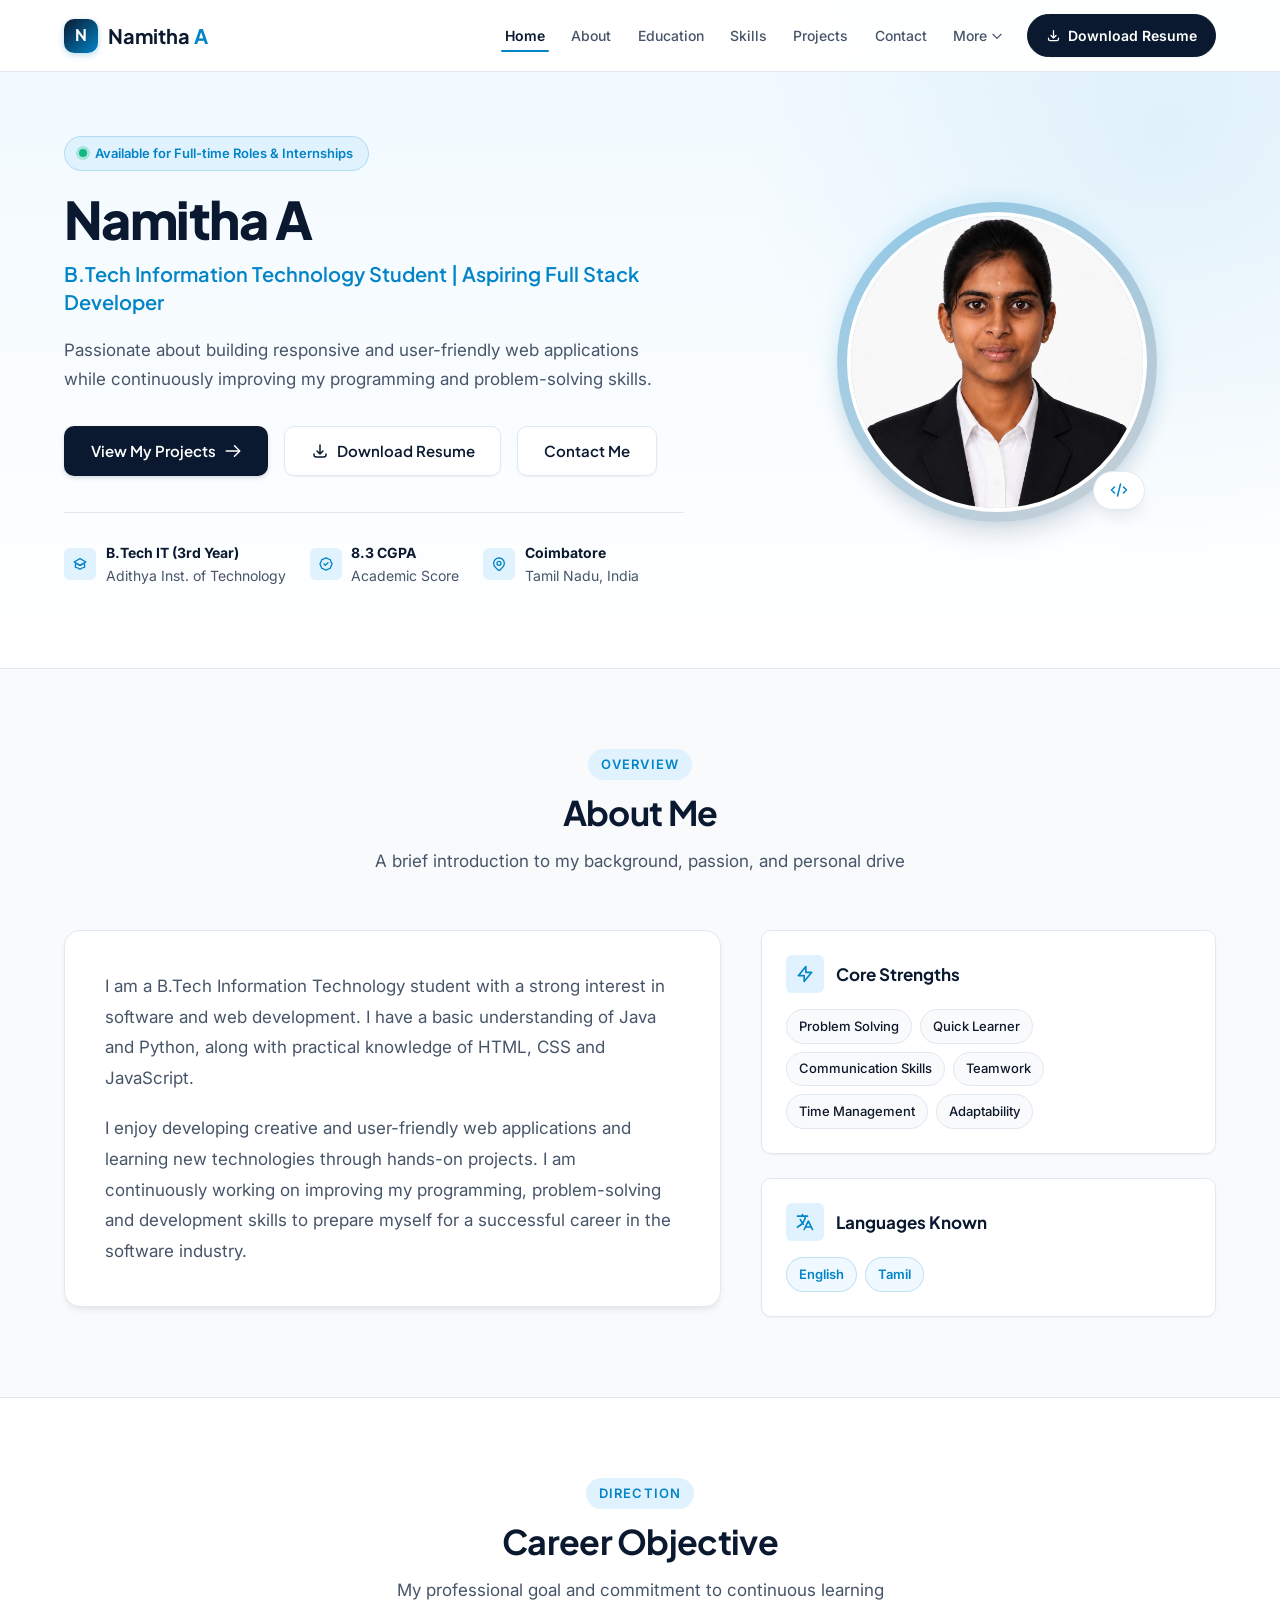
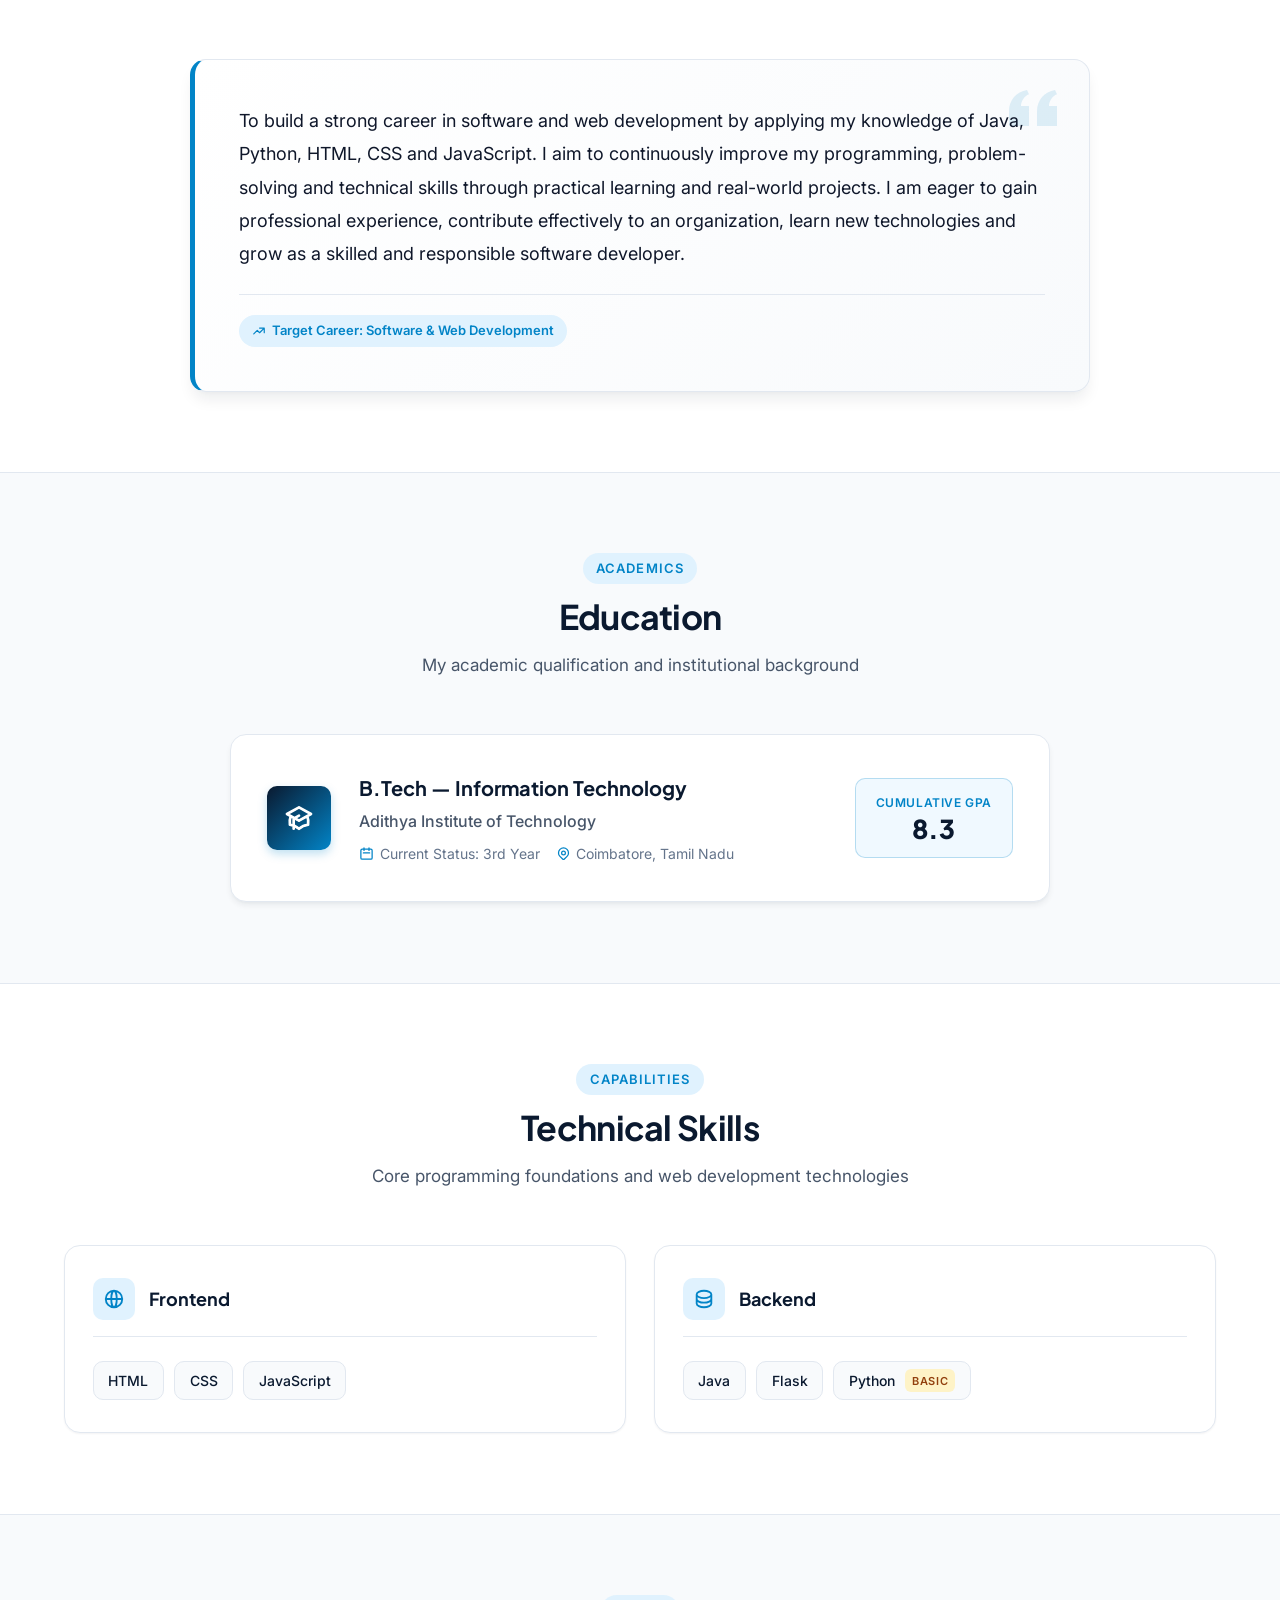
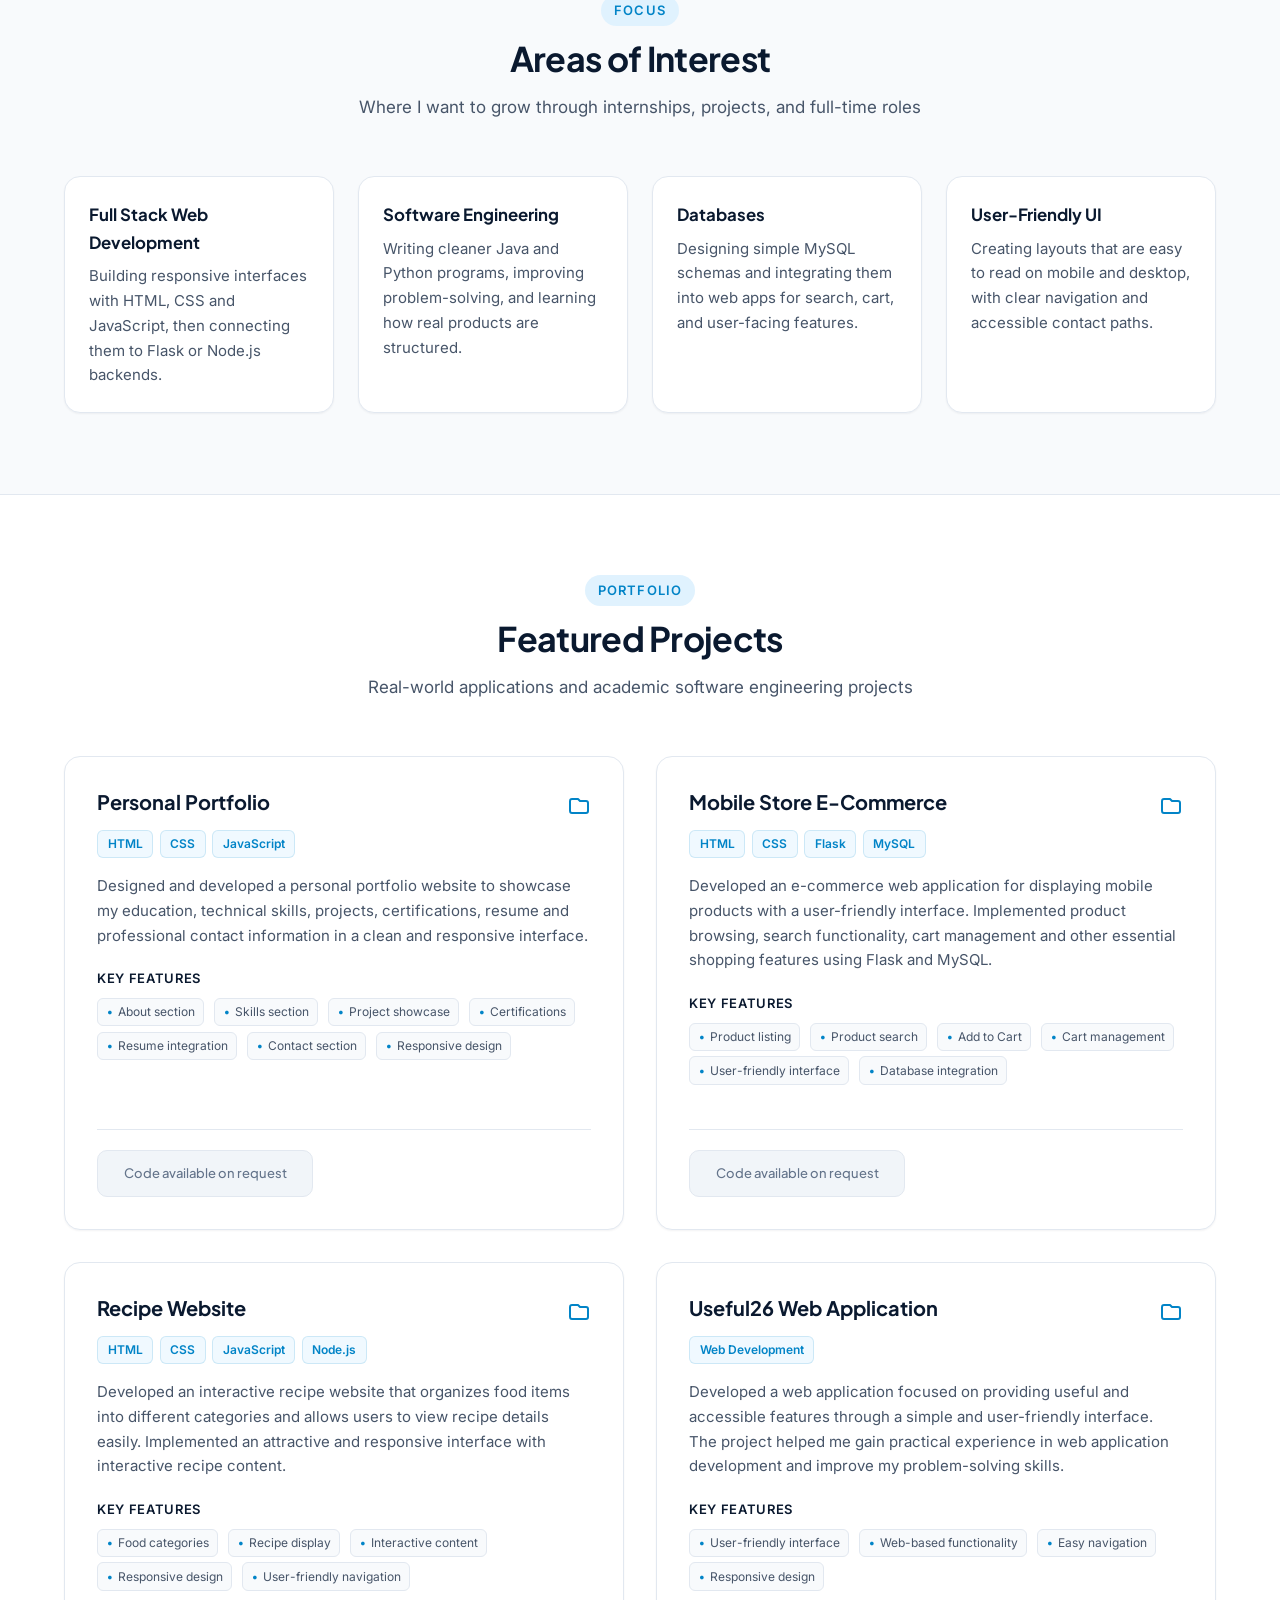
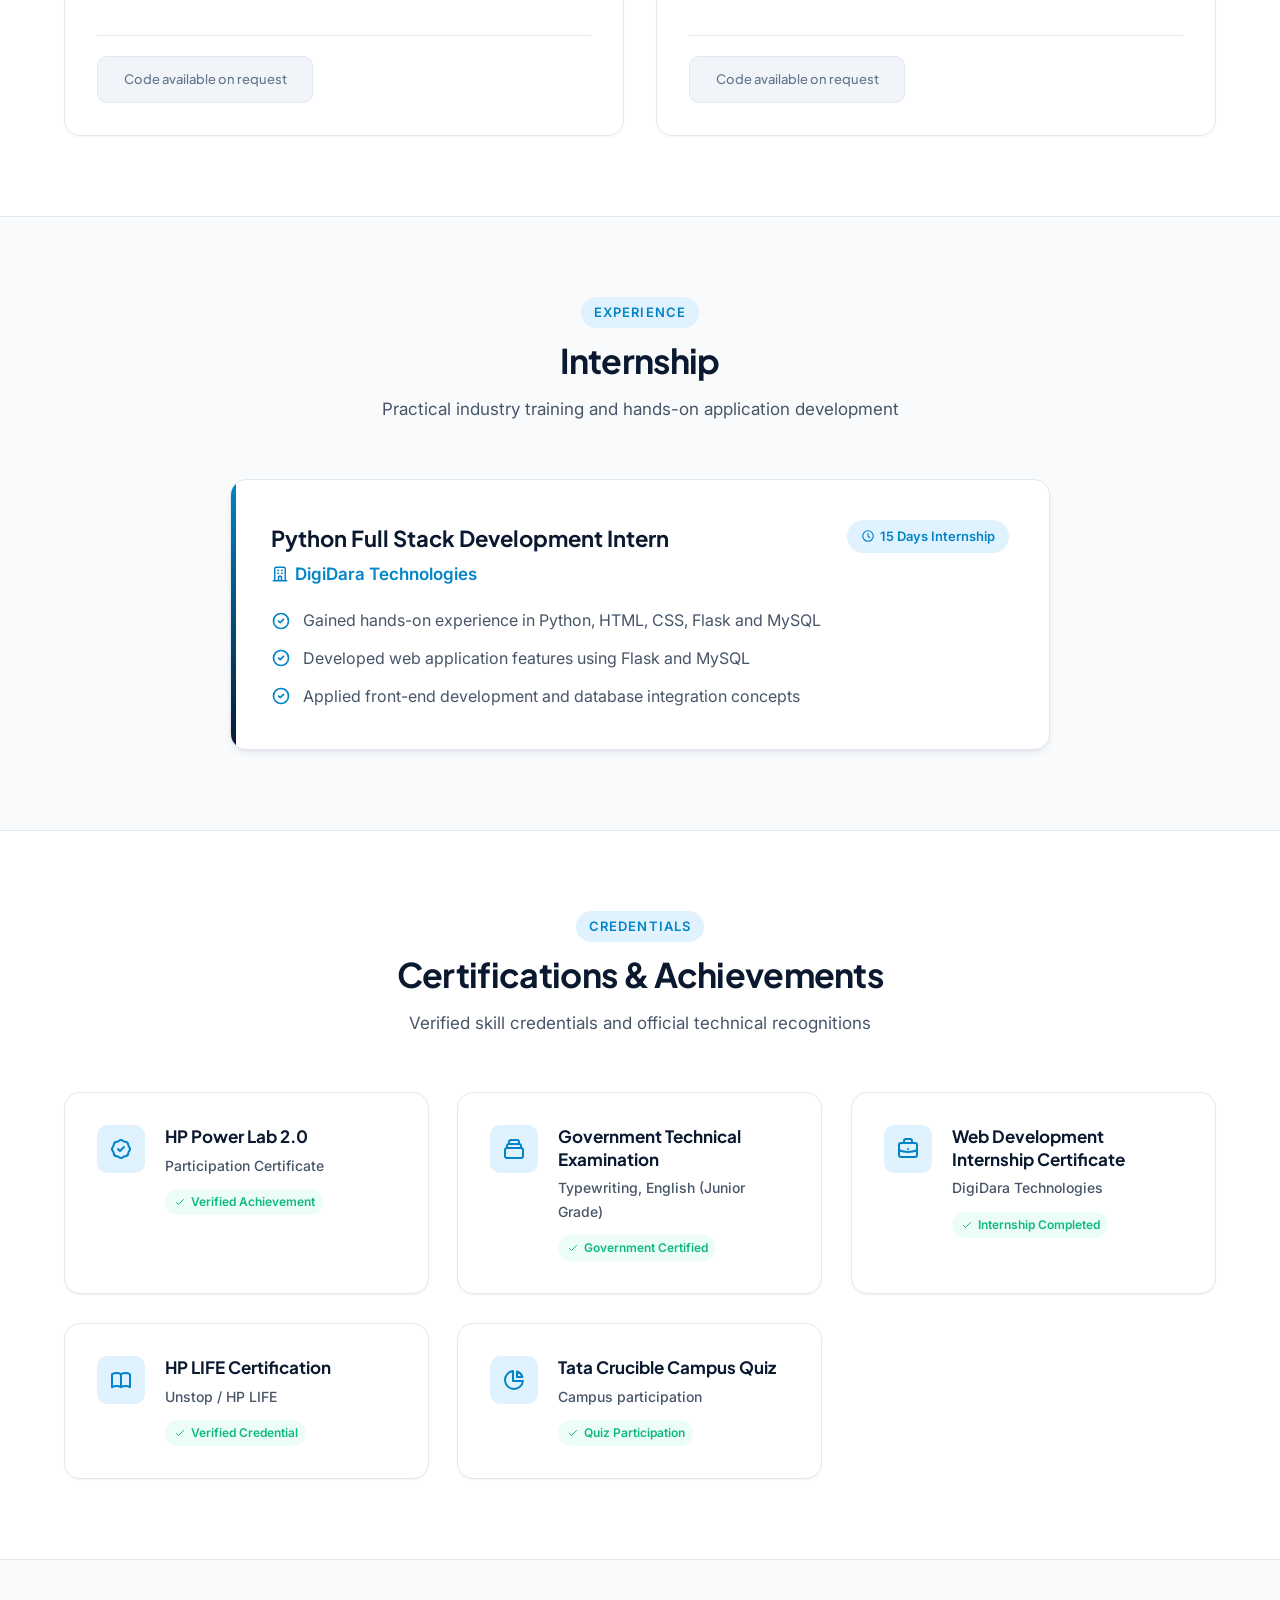
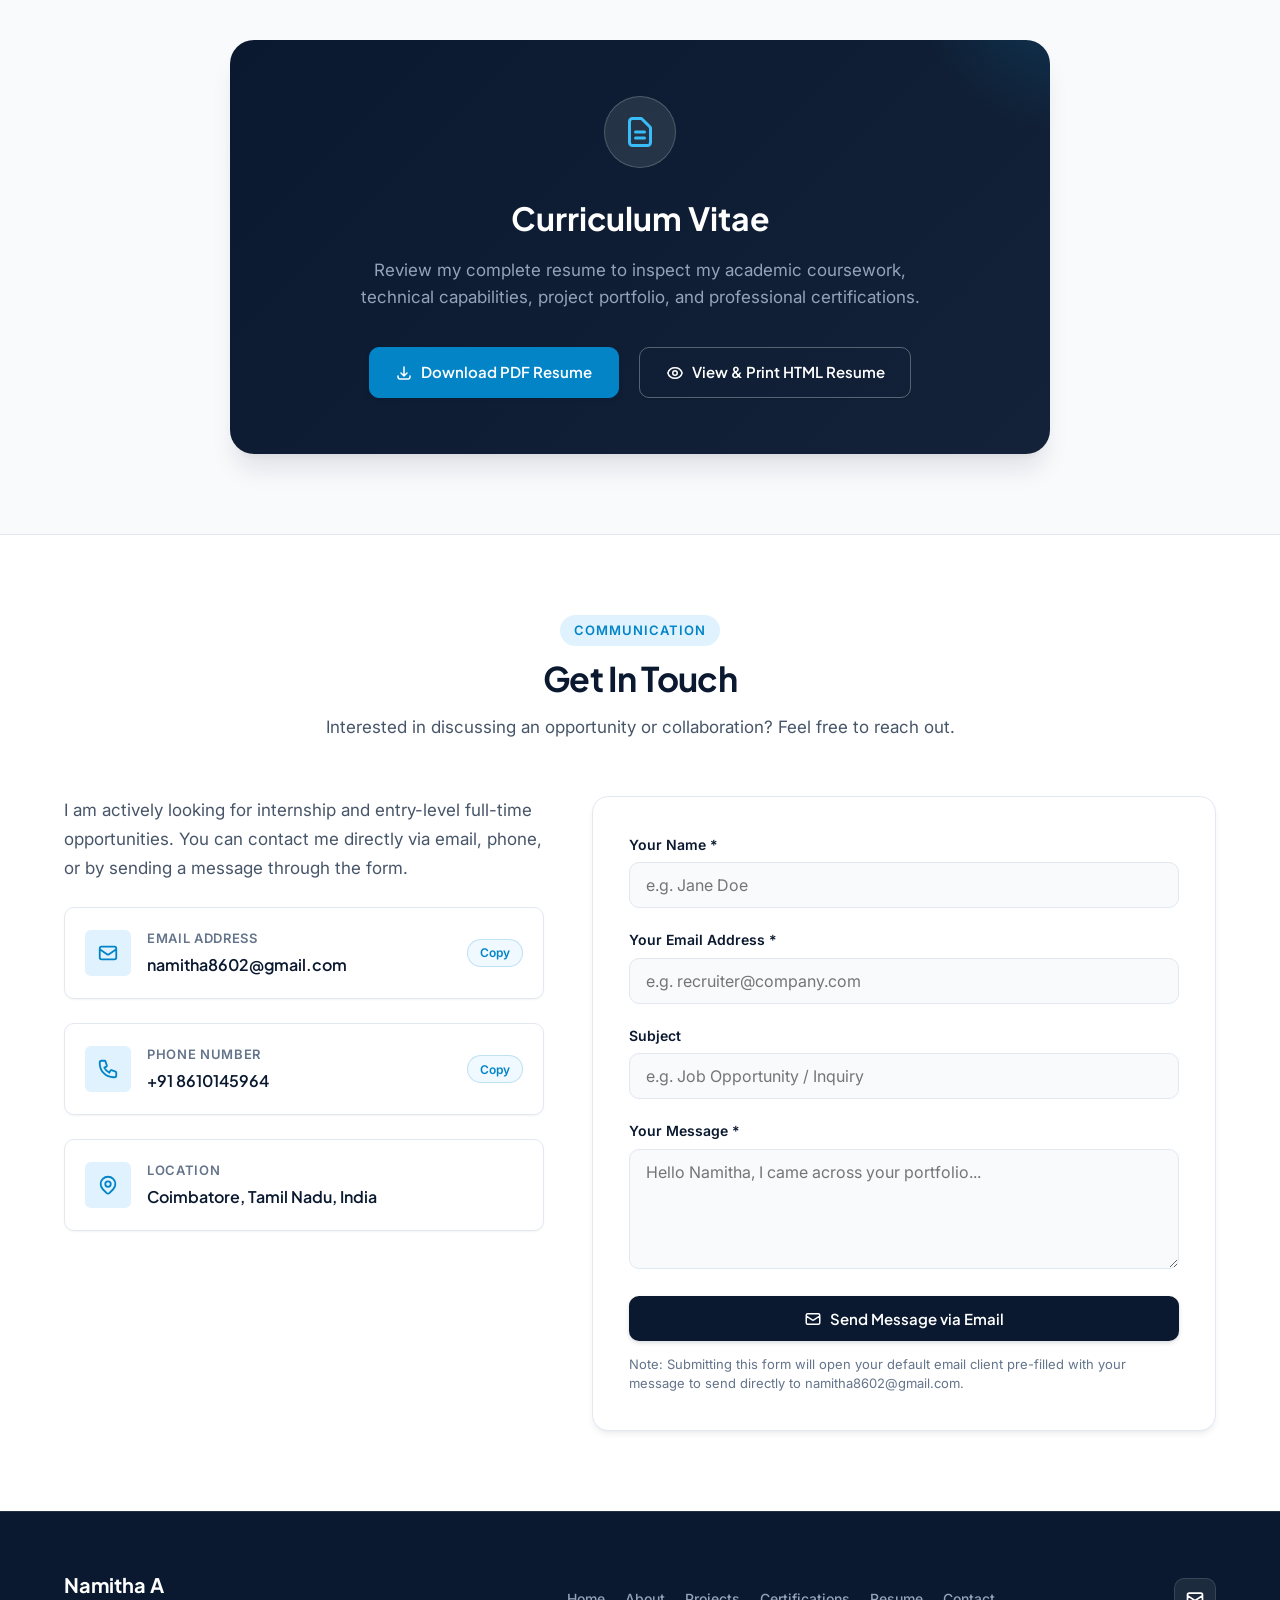
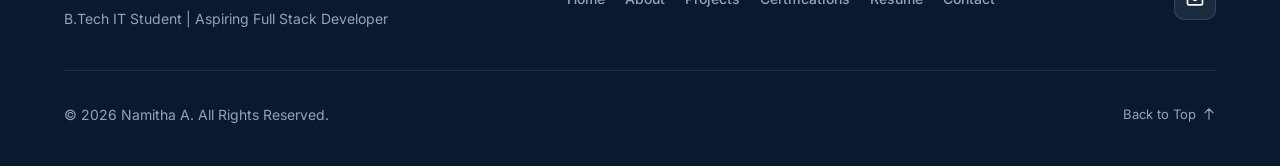
<file: index.html>
<!DOCTYPE html>
<html lang="en">
<head>
  <meta charset="UTF-8">
  <meta name="viewport" content="width=device-width, initial-scale=1.0">
  <meta http-equiv="X-UA-Compatible" content="ie=edge">
  <title>Namitha A | Aspiring Full Stack Developer | Portfolio</title>
  <meta name="description" content="Professional portfolio of Namitha A, a B.Tech Information Technology student and aspiring Full Stack Developer with expertise in HTML, CSS, JavaScript, Java, Python, Flask and MySQL.">
  <meta name="keywords" content="Namitha A, Full Stack Developer, B.Tech IT, Portfolio, Web Developer, Java, Python, Flask, MySQL, Coimbatore">
  <meta name="author" content="Namitha A">
  <meta name="theme-color" content="#0A192F">

  <!-- Open Graph / Facebook / LinkedIn -->
  <meta property="og:type" content="website">
  <meta property="og:title" content="Namitha A | Aspiring Full Stack Developer Portfolio">
  <meta property="og:description" content="Professional portfolio of Namitha A, B.Tech IT student and aspiring Full Stack Developer with expertise in Java, Python, Flask, and MySQL.">
  <meta property="og:image" content="assets/photo.jpg">

  <!-- Twitter -->
  <meta name="twitter:card" content="summary_large_image">
  <meta name="twitter:title" content="Namitha A | Aspiring Full Stack Developer Portfolio">
  <meta name="twitter:description" content="Professional portfolio of Namitha A, B.Tech IT student and aspiring Full Stack Developer.">
  <meta name="twitter:image" content="assets/photo.jpg">

  <link rel="icon" href="assets/favicon.svg" type="image/svg+xml">

  <!-- Google Fonts Preconnect & Stylesheet -->
  <link rel="preconnect" href="https://fonts.googleapis.com">
  <link rel="preconnect" href="https://fonts.gstatic.com" crossorigin>
  <link href="https://fonts.googleapis.com/css2?family=Inter:wght@400;500;600;700&family=Plus+Jakarta+Sans:wght@500;600;700;800&display=swap" rel="stylesheet">

  <!-- CSS Stylesheet -->
  <link rel="stylesheet" href="css/style.css">
</head>
<body>
  <a href="#home" class="skip-link">Skip to main content</a>

  <!-- ========================================================================
       STICKY NAVIGATION BAR
       ======================================================================== -->
  <header class="navbar" id="navbar">
    <div class="container nav-container">
      <a href="#home" class="nav-brand" aria-label="Namitha A - Homepage">
        <span class="brand-badge">N</span>
        <span class="brand-text">Namitha <span>A</span></span>
      </a>

      <!-- Mobile Hamburger Toggle -->
      <button class="nav-toggle" aria-label="Toggle navigation menu" aria-expanded="false" aria-controls="navMenu">
        <span></span>
        <span></span>
        <span></span>
      </button>

      <!-- Navigation Links -->
      <nav id="navMenu">
        <ul class="nav-menu">
          <li><a href="#home" class="nav-link active">Home</a></li>
          <li><a href="#about" class="nav-link">About</a></li>
          <li><a href="#education" class="nav-link">Education</a></li>
          <li><a href="#skills" class="nav-link">Skills</a></li>
          <li><a href="#projects" class="nav-link">Projects</a></li>
          <li><a href="#contact" class="nav-link">Contact</a></li>
          <li class="nav-dropdown">
            <button class="nav-link nav-more-btn" type="button" aria-expanded="false" aria-controls="navMoreMenu">
              More
              <svg class="nav-more-caret" fill="none" stroke="currentColor" viewBox="0 0 24 24" aria-hidden="true">
                <path stroke-linecap="round" stroke-linejoin="round" stroke-width="2" d="M19 9l-7 7-7-7"></path>
              </svg>
            </button>
            <ul class="nav-more-menu" id="navMoreMenu">
              <li><a href="#objective" class="nav-link">Objective</a></li>
              <li><a href="#interests" class="nav-link">Interests</a></li>
              <li><a href="#internship" class="nav-link">Internship</a></li>
              <li><a href="#certifications" class="nav-link">Certifications</a></li>
              <li><a href="#resume" class="nav-link">Resume</a></li>
            </ul>
          </li>
          <li class="nav-cta-item">
            <a href="assets/resume.pdf" download="Namitha_A_Resume.pdf" class="nav-cta resume-link" aria-label="Download Namitha A PDF resume">
              <svg fill="none" stroke="currentColor" viewBox="0 0 24 24">
                <path stroke-linecap="round" stroke-linejoin="round" stroke-width="2" d="M4 16v1a3 3 0 003 3h10a3 3 0 003-3v-1m-4-4l-4 4m0 0l-4-4m4 4V4"></path>
              </svg>
              <span>Download Resume</span>
            </a>
          </li>
        </ul>
      </nav>
    </div>
  </header>

  <main>
    <!-- ======================================================================
         1. HERO / HOME SECTION
         ====================================================================== -->
    <section class="hero section" id="home">
      <div class="container">
        <div class="hero-grid">
          <!-- Hero Text -->
          <div class="hero-content reveal-on-scroll">
            <div class="hero-badge">
              <span class="status-dot"></span>
              <span>Available for Full-time Roles & Internships</span>
            </div>
            
            <h1 class="hero-name">Namitha A</h1>
            <p class="hero-title">B.Tech Information Technology Student | Aspiring Full Stack Developer</p>
            
            <p class="hero-desc">
              Passionate about building responsive and user-friendly web applications while continuously improving my programming and problem-solving skills.
            </p>

            <div class="hero-actions">
              <a href="#projects" class="btn btn-primary">
                <span>View My Projects</span>
                <svg fill="none" stroke="currentColor" viewBox="0 0 24 24">
                  <path stroke-linecap="round" stroke-linejoin="round" stroke-width="2" d="M14 5l7 7m0 0l-7 7m7-7H3"></path>
                </svg>
              </a>
              <a href="assets/resume.pdf" download="Namitha_A_Resume.pdf" class="btn btn-secondary resume-link">
                <svg fill="none" stroke="currentColor" viewBox="0 0 24 24">
                  <path stroke-linecap="round" stroke-linejoin="round" stroke-width="2" d="M4 16v1a3 3 0 003 3h10a3 3 0 003-3v-1m-4-4l-4 4m0 0l-4-4m4 4V4"></path>
                </svg>
                <span>Download Resume</span>
              </a>
              <a href="#contact" class="btn btn-secondary">
                <span>Contact Me</span>
              </a>
            </div>

            <div class="hero-highlights">
              <div class="highlight-item">
                <div class="highlight-icon">
                  <svg fill="none" stroke="currentColor" viewBox="0 0 24 24">
                    <path stroke-linecap="round" stroke-linejoin="round" stroke-width="2" d="M12 14l9-5-9-5-9 5 9 5z"></path>
                    <path stroke-linecap="round" stroke-linejoin="round" stroke-width="2" d="M12 14l6.16-3.422a12.083 12.083 0 01.665 6.479A11.952 11.952 0 0012 20.055a11.952 11.952 0 00-6.824-2.998 12.078 12.078 0 01.665-6.479L12 14z"></path>
                  </svg>
                </div>
                <div>
                  <strong>B.Tech IT (3rd Year)</strong>
                  <span>Adithya Inst. of Technology</span>
                </div>
              </div>

              <div class="highlight-item">
                <div class="highlight-icon">
                  <svg fill="none" stroke="currentColor" viewBox="0 0 24 24">
                    <path stroke-linecap="round" stroke-linejoin="round" stroke-width="2" d="M9 12l2 2 4-4M7.835 4.697a3.42 3.42 0 001.946-.806 3.42 3.42 0 014.438 0 3.42 3.42 0 001.946.806 3.42 3.42 0 013.138 3.138 3.42 3.42 0 00.806 1.946 3.42 3.42 0 010 4.438 3.42 3.42 0 00-.806 1.946 3.42 3.42 0 01-3.138 3.138 3.42 3.42 0 00-1.946.806 3.42 3.42 0 01-4.438 0 3.42 3.42 0 00-1.946-.806 3.42 3.42 0 01-3.138-3.138 3.42 3.42 0 00-.806-1.946 3.42 3.42 0 010-4.438 3.42 3.42 0 00.806-1.946 3.42 3.42 0 013.138-3.138z"></path>
                  </svg>
                </div>
                <div>
                  <strong>8.3 CGPA</strong>
                  <span>Academic Score</span>
                </div>
              </div>

              <div class="highlight-item">
                <div class="highlight-icon">
                  <svg fill="none" stroke="currentColor" viewBox="0 0 24 24">
                    <path stroke-linecap="round" stroke-linejoin="round" stroke-width="2" d="M17.657 16.657L13.414 20.9a1.998 1.998 0 01-2.827 0l-4.244-4.243a8 8 0 1111.314 0z"></path>
                    <path stroke-linecap="round" stroke-linejoin="round" stroke-width="2" d="M15 11a3 3 0 11-6 0 3 3 0 016 0z"></path>
                  </svg>
                </div>
                <div>
                  <strong>Coimbatore</strong>
                  <span>Tamil Nadu, India</span>
                </div>
              </div>
            </div>
          </div>

          <!-- Hero Image -->
          <div class="hero-image-wrapper reveal-on-scroll">
            <div class="hero-image-frame">
              <img src="assets/photo.jpg" alt="Namitha A - Profile Photo" class="hero-image" id="heroPhoto">
              <div class="hero-photo-fallback" aria-hidden="true">
                <span>NA</span>
              </div>
              <div class="hero-floating-badge">
                <svg fill="none" stroke="currentColor" viewBox="0 0 24 24">
                  <path stroke-linecap="round" stroke-linejoin="round" stroke-width="2" d="M10 20l4-16m4 4l4 4-4 4M6 16l-4-4 4-4"></path>
                </svg>
                
              </div>
            </div>
          </div>
        </div>
      </div>
    </section>

    <!-- ======================================================================
         2. ABOUT ME SECTION
         ====================================================================== -->
    <section class="section section-alt" id="about">
      <div class="container">
        <div class="section-header reveal-on-scroll">
          <span class="section-tag">Overview</span>
          <h2 class="section-title">About Me</h2>
          <p class="section-subtitle">A brief introduction to my background, passion, and personal drive</p>
        </div>

        <div class="about-grid">
          <!-- Main About Card -->
          <div class="about-card reveal-on-scroll">
            <p>
              I am a B.Tech Information Technology student with a strong interest in software and web development. I have a basic understanding of Java and Python, along with practical knowledge of HTML, CSS and JavaScript.
            </p>
            <p>
              I enjoy developing creative and user-friendly web applications and learning new technologies through hands-on projects. I am continuously working on improving my programming, problem-solving and development skills to prepare myself for a successful career in the software industry.
            </p>
          </div>

          <!-- Side Info Cards -->
          <div class="about-side-cards">
            <!-- Strengths Card -->
            <div class="info-card reveal-on-scroll">
              <div class="info-card-header">
                <div class="info-icon">
                  <svg fill="none" stroke="currentColor" viewBox="0 0 24 24">
                    <path stroke-linecap="round" stroke-linejoin="round" stroke-width="2" d="M13 10V3L4 14h7v7l9-11h-7z"></path>
                  </svg>
                </div>
                <h3 class="info-card-title">Core Strengths</h3>
              </div>
              <div class="chips-container">
                <span class="chip">Problem Solving</span>
                <span class="chip">Quick Learner</span>
                <span class="chip">Communication Skills</span>
                <span class="chip">Teamwork</span>
                <span class="chip">Time Management</span>
                <span class="chip">Adaptability</span>
              </div>
            </div>

            <!-- Languages Card -->
            <div class="info-card reveal-on-scroll">
              <div class="info-card-header">
                <div class="info-icon">
                  <svg fill="none" stroke="currentColor" viewBox="0 0 24 24">
                    <path stroke-linecap="round" stroke-linejoin="round" stroke-width="2" d="M3 5h12M9 3v2m1.048 9.5A18.022 18.022 0 016.412 9m6.088 9h7M11 21l5-10 5 10M12.751 5C11.783 10.77 8.07 15.61 3 18.129"></path>
                  </svg>
                </div>
                <h3 class="info-card-title">Languages Known</h3>
              </div>
              <div class="chips-container">
                <span class="chip chip-lang">English</span>
                <span class="chip chip-lang">Tamil</span>
              </div>
            </div>
          </div>
        </div>
      </div>
    </section>

    <!-- ======================================================================
         3. CAREER OBJECTIVE SECTION
         ====================================================================== -->
    <section class="section" id="objective">
      <div class="container">
        <div class="section-header reveal-on-scroll">
          <span class="section-tag">Direction</span>
          <h2 class="section-title">Career Objective</h2>
          <p class="section-subtitle">My professional goal and commitment to continuous learning</p>
        </div>

        <div class="objective-card reveal-on-scroll">
          <svg class="objective-quote-icon" fill="currentColor" viewBox="0 0 24 24">
            <path d="M14.017 21v-7.391c0-5.704 3.731-9.57 8.983-10.609l.995 2.151c-2.432.917-3.995 3.638-3.995 5.849h4v10h-9.983zm-14.017 0v-7.391c0-5.704 3.748-9.57 9-10.609l.996 2.151c-2.433.917-3.996 3.638-3.996 5.849h3.983v10h-9.983z"/>
          </svg>
          <p class="objective-text">
            To build a strong career in software and web development by applying my knowledge of Java, Python, HTML, CSS and JavaScript. I aim to continuously improve my programming, problem-solving and technical skills through practical learning and real-world projects. I am eager to gain professional experience, contribute effectively to an organization, learn new technologies and grow as a skilled and responsible software developer.
          </p>
          <div class="objective-footer">
            <span class="objective-target-tag">
              <svg fill="none" stroke="currentColor" viewBox="0 0 24 24" width="14" height="14">
                <path stroke-linecap="round" stroke-linejoin="round" stroke-width="2" d="M13 7h8m0 0v8m0-8l-8 8-4-4-6 6"></path>
              </svg>
              <span>Target Career: Software & Web Development</span>
            </span>
          </div>
        </div>
      </div>
    </section>

    <!-- ======================================================================
         4. EDUCATION SECTION
         ====================================================================== -->
    <section class="section section-alt" id="education">
      <div class="container">
        <div class="section-header reveal-on-scroll">
          <span class="section-tag">Academics</span>
          <h2 class="section-title">Education</h2>
          <p class="section-subtitle">My academic qualification and institutional background</p>
        </div>

        <div class="education-container">
          <div class="education-card reveal-on-scroll">
            <div class="edu-icon-box">
              <svg fill="none" stroke="currentColor" viewBox="0 0 24 24">
                <path d="M12 14l9-5-9-5-9 5 9 5z"></path>
                <path d="M12 14l6.16-3.422a12.083 12.083 0 01.665 6.479A11.952 11.952 0 0012 20.055a11.952 11.952 0 00-6.824-2.998 12.078 12.078 0 01.665-6.479L12 14z"></path>
                <path stroke-linecap="round" stroke-linejoin="round" stroke-width="2" d="M12 14l9-5-9-5-9 5 9 5zm0 0l6.16-3.422a12.083 12.083 0 01.665 6.479A11.952 11.952 0 0012 20.055a11.952 11.952 0 00-6.824-2.998 12.078 12.078 0 01.665-6.479L12 14zm-4 6v-7.5l4-2.222"></path>
              </svg>
            </div>

            <div class="edu-details">
              <h3 class="edu-degree">B.Tech — Information Technology</h3>
              <p class="edu-institution">Adithya Institute of Technology</p>
              <div class="edu-meta">
                <span class="edu-meta-item">
                  <svg fill="none" stroke="currentColor" viewBox="0 0 24 24">
                    <path stroke-linecap="round" stroke-linejoin="round" stroke-width="2" d="M8 7V3m8 4V3m-9 8h10M5 21h14a2 2 0 002-2V7a2 2 0 00-2-2H5a2 2 0 00-2 2v12a2 2 0 002 2z"></path>
                  </svg>
                  <span>Current Status: 3rd Year</span>
                </span>
                <span class="edu-meta-item">
                  <svg fill="none" stroke="currentColor" viewBox="0 0 24 24">
                    <path stroke-linecap="round" stroke-linejoin="round" stroke-width="2" d="M17.657 16.657L13.414 20.9a1.998 1.998 0 01-2.827 0l-4.244-4.243a8 8 0 1111.314 0z"></path>
                    <path stroke-linecap="round" stroke-linejoin="round" stroke-width="2" d="M15 11a3 3 0 11-6 0 3 3 0 016 0z"></path>
                  </svg>
                  <span>Coimbatore, Tamil Nadu</span>
                </span>
              </div>
            </div>

            <div class="edu-grade-badge">
              <span class="edu-grade-label">Cumulative GPA</span>
              <span class="edu-grade-value">8.3</span>
            </div>
          </div>
        </div>
      </div>
    </section>

    <!-- ======================================================================
         5. TECHNICAL SKILLS SECTION
         ====================================================================== -->
    <section class="section" id="skills">
      <div class="container">
        <div class="section-header reveal-on-scroll">
          <span class="section-tag">Capabilities</span>
          <h2 class="section-title">Technical Skills</h2>
          <p class="section-subtitle">Core programming foundations and web development technologies</p>
        </div>

        <div class="skills-grid">
          <!-- Frontend -->
          <div class="skills-category-card reveal-on-scroll">
            <div class="category-header">
              <div class="category-icon">
                <svg fill="none" stroke="currentColor" viewBox="0 0 24 24">
                  <path stroke-linecap="round" stroke-linejoin="round" stroke-width="2" d="M21 12a9 9 0 01-9 9m9-9a9 9 0 00-9-9m9 9H3m9 9a9 9 0 01-9-9m9 9c1.657 0 3-4.03 3-9s-1.343-9-3-9m0 18c-1.657 0-3-4.03-3-9s1.343-9 3-9m-9 9a9 9 0 019-9"></path>
                </svg>
              </div>
              <h3 class="category-title">Frontend</h3>
            </div>
            <ul class="skills-list">
              <li class="skill-chip">
                <span>HTML</span>
              </li>
              <li class="skill-chip">
                <span>CSS</span>
              </li>
              <li class="skill-chip">
                <span>JavaScript</span>
              </li>
            </ul>
          </div>

          <!-- Backend -->
          <div class="skills-category-card reveal-on-scroll">
            <div class="category-header">
              <div class="category-icon">
                <svg fill="none" stroke="currentColor" viewBox="0 0 24 24">
                  <path stroke-linecap="round" stroke-linejoin="round" stroke-width="2" d="M4 7v10c0 2.21 3.582 4 8 4s8-1.79 8-4V7M4 7c0 2.21 3.582 4 8 4s8-1.79 8-4M4 7c0-2.21 3.582-4 8-4s8 1.79 8 4m0 5c0 2.21-3.582 4-8 4s-8-1.79-8-4"></path>
                </svg>
              </div>
              <h3 class="category-title">Backend</h3>
            </div>
            <ul class="skills-list">
              <li class="skill-chip">
                <span>Java</span>
              </li>
              <li class="skill-chip">
                <span>Flask</span>
              </li>
              <li class="skill-chip">
                <span>Python</span>
                <span class="skill-level-tag">Basic</span>
              </li>
            </ul>
          </div>
        </div>
      </div>
    </section>

    <!-- ======================================================================
         6b. AREAS OF INTEREST
         ====================================================================== -->
    <section class="section section-alt" id="interests">
      <div class="container">
        <div class="section-header reveal-on-scroll">
          <span class="section-tag">Focus</span>
          <h2 class="section-title">Areas of Interest</h2>
          <p class="section-subtitle">Where I want to grow through internships, projects, and full-time roles</p>
        </div>

        <div class="interests-grid">
          <article class="interest-card reveal-on-scroll">
            <h3>Full Stack Web Development</h3>
            <p>Building responsive interfaces with HTML, CSS and JavaScript, then connecting them to Flask or Node.js backends.</p>
          </article>
          <article class="interest-card reveal-on-scroll">
            <h3>Software Engineering</h3>
            <p>Writing cleaner Java and Python programs, improving problem-solving, and learning how real products are structured.</p>
          </article>
          <article class="interest-card reveal-on-scroll">
            <h3>Databases</h3>
            <p>Designing simple MySQL schemas and integrating them into web apps for search, cart, and user-facing features.</p>
          </article>
          <article class="interest-card reveal-on-scroll">
            <h3>User-Friendly UI</h3>
            <p>Creating layouts that are easy to read on mobile and desktop, with clear navigation and accessible contact paths.</p>
          </article>
        </div>
      </div>
    </section>

    <!-- ======================================================================
         7. FEATURED PROJECTS SECTION
         ====================================================================== -->
    <section class="section" id="projects">
      <div class="container">
        <div class="section-header reveal-on-scroll">
          <span class="section-tag">Portfolio</span>
          <h2 class="section-title">Featured Projects</h2>
          <p class="section-subtitle">Real-world applications and academic software engineering projects</p>
        </div>

        <div class="projects-grid">
          <!-- Project 1: Personal Portfolio -->
          <div class="project-card reveal-on-scroll">
            <div class="project-top">
              <div class="project-header">
                <h3 class="project-title">Personal Portfolio</h3>
                <div class="project-folder-icon">
                  <svg fill="none" stroke="currentColor" viewBox="0 0 24 24">
                    <path stroke-linecap="round" stroke-linejoin="round" stroke-width="2" d="M3 7v10a2 2 0 002 2h14a2 2 0 002-2V9a2 2 0 00-2-2h-6l-2-2H5a2 2 0 00-2 2z"></path>
                  </svg>
                </div>
              </div>
              <div class="project-tech-stack">
                <span class="tech-tag">HTML</span>
                <span class="tech-tag">CSS</span>
                <span class="tech-tag">JavaScript</span>
              </div>
              <p class="project-desc">
                Designed and developed a personal portfolio website to showcase my education, technical skills, projects, certifications, resume and professional contact information in a clean and responsive interface.
              </p>
              <div class="project-features-title">Key Features</div>
              <ul class="project-features-list">
                <li class="feature-pill">About section</li>
                <li class="feature-pill">Skills section</li>
                <li class="feature-pill">Project showcase</li>
                <li class="feature-pill">Certifications</li>
                <li class="feature-pill">Resume integration</li>
                <li class="feature-pill">Contact section</li>
                <li class="feature-pill">Responsive design</li>
              </ul>
            </div>
            <div class="project-footer">
              <span class="btn btn-muted">Code available on request</span>
            </div>
          </div>

          <!-- Project 2: Mobile Store E-Commerce -->
          <div class="project-card reveal-on-scroll">
            <div class="project-top">
              <div class="project-header">
                <h3 class="project-title">Mobile Store E-Commerce</h3>
                <div class="project-folder-icon">
                  <svg fill="none" stroke="currentColor" viewBox="0 0 24 24">
                    <path stroke-linecap="round" stroke-linejoin="round" stroke-width="2" d="M3 7v10a2 2 0 002 2h14a2 2 0 002-2V9a2 2 0 00-2-2h-6l-2-2H5a2 2 0 00-2 2z"></path>
                  </svg>
                </div>
              </div>
              <div class="project-tech-stack">
                <span class="tech-tag">HTML</span>
                <span class="tech-tag">CSS</span>
                <span class="tech-tag">Flask</span>
                <span class="tech-tag">MySQL</span>
              </div>
              <p class="project-desc">
                Developed an e-commerce web application for displaying mobile products with a user-friendly interface. Implemented product browsing, search functionality, cart management and other essential shopping features using Flask and MySQL.
              </p>
              <div class="project-features-title">Key Features</div>
              <ul class="project-features-list">
                <li class="feature-pill">Product listing</li>
                <li class="feature-pill">Product search</li>
                <li class="feature-pill">Add to Cart</li>
                <li class="feature-pill">Cart management</li>
                <li class="feature-pill">User-friendly interface</li>
                <li class="feature-pill">Database integration</li>
              </ul>
            </div>
            <div class="project-footer">
              <span class="btn btn-muted">Code available on request</span>
            </div>
          </div>

          <!-- Project 3: Recipe Website -->
          <div class="project-card reveal-on-scroll">
            <div class="project-top">
              <div class="project-header">
                <h3 class="project-title">Recipe Website</h3>
                <div class="project-folder-icon">
                  <svg fill="none" stroke="currentColor" viewBox="0 0 24 24">
                    <path stroke-linecap="round" stroke-linejoin="round" stroke-width="2" d="M3 7v10a2 2 0 002 2h14a2 2 0 002-2V9a2 2 0 00-2-2h-6l-2-2H5a2 2 0 00-2 2z"></path>
                  </svg>
                </div>
              </div>
              <div class="project-tech-stack">
                <span class="tech-tag">HTML</span>
                <span class="tech-tag">CSS</span>
                <span class="tech-tag">JavaScript</span>
                <span class="tech-tag">Node.js</span>
              </div>
              <p class="project-desc">
                Developed an interactive recipe website that organizes food items into different categories and allows users to view recipe details easily. Implemented an attractive and responsive interface with interactive recipe content.
              </p>
              <div class="project-features-title">Key Features</div>
              <ul class="project-features-list">
                <li class="feature-pill">Food categories</li>
                <li class="feature-pill">Recipe display</li>
                <li class="feature-pill">Interactive content</li>
                <li class="feature-pill">Responsive design</li>
                <li class="feature-pill">User-friendly navigation</li>
              </ul>
            </div>
            <div class="project-footer">
              <span class="btn btn-muted">Code available on request</span>
            </div>
          </div>

          <!-- Project 4: Useful26 Web Application -->
          <div class="project-card reveal-on-scroll">
            <div class="project-top">
              <div class="project-header">
                <h3 class="project-title">Useful26 Web Application</h3>
                <div class="project-folder-icon">
                  <svg fill="none" stroke="currentColor" viewBox="0 0 24 24">
                    <path stroke-linecap="round" stroke-linejoin="round" stroke-width="2" d="M3 7v10a2 2 0 002 2h14a2 2 0 002-2V9a2 2 0 00-2-2h-6l-2-2H5a2 2 0 00-2 2z"></path>
                  </svg>
                </div>
              </div>
              <div class="project-tech-stack">
                <span class="tech-tag">Web Development</span>
              </div>
              <p class="project-desc">
                Developed a web application focused on providing useful and accessible features through a simple and user-friendly interface. The project helped me gain practical experience in web application development and improve my problem-solving skills.
              </p>
              <div class="project-features-title">Key Features</div>
              <ul class="project-features-list">
                <li class="feature-pill">User-friendly interface</li>
                <li class="feature-pill">Web-based functionality</li>
                <li class="feature-pill">Easy navigation</li>
                <li class="feature-pill">Responsive design</li>
              </ul>
            </div>
            <div class="project-footer">
              <span class="btn btn-muted">Code available on request</span>
            </div>
          </div>
        </div>
      </div>
    </section>

    <!-- ======================================================================
         8. INTERNSHIP SECTION
         ====================================================================== -->
    <section class="section section-alt" id="internship">
      <div class="container">
        <div class="section-header reveal-on-scroll">
          <span class="section-tag">Experience</span>
          <h2 class="section-title">Internship</h2>
          <p class="section-subtitle">Practical industry training and hands-on application development</p>
        </div>

        <div class="internship-container">
          <div class="internship-card reveal-on-scroll">
            <div class="internship-header">
              <div>
                <h3 class="internship-role">Python Full Stack Development Intern</h3>
                <p class="internship-company">
                  <svg fill="none" stroke="currentColor" viewBox="0 0 24 24" width="18" height="18">
                    <path stroke-linecap="round" stroke-linejoin="round" stroke-width="2" d="M19 21V5a2 2 0 00-2-2H7a2 2 0 00-2 2v16m14 0h2m-2 0h-5m-9 0H3m2 0h5M9 7h1m-1 4h1m4-4h1m-1 4h1m-5 10v-5a1 1 0 011-1h2a1 1 0 011 1v5m-4 0h4"></path>
                  </svg>
                  <span>DigiDara Technologies</span>
                </p>
              </div>
              <span class="internship-duration">
                <svg fill="none" stroke="currentColor" viewBox="0 0 24 24" width="14" height="14">
                  <path stroke-linecap="round" stroke-linejoin="round" stroke-width="2" d="M12 8v4l3 3m6-3a9 9 0 11-18 0 9 9 0 0118 0z"></path>
                </svg>
                <span>15 Days Internship</span>
              </span>
            </div>

            <ul class="internship-bullets">
              <li class="internship-bullet-item">
                <svg class="bullet-icon" fill="none" stroke="currentColor" viewBox="0 0 24 24">
                  <path stroke-linecap="round" stroke-linejoin="round" stroke-width="2" d="M9 12l2 2 4-4m6 2a9 9 0 11-18 0 9 9 0 0118 0z"></path>
                </svg>
                <span>Gained hands-on experience in Python, HTML, CSS, Flask and MySQL</span>
              </li>
              <li class="internship-bullet-item">
                <svg class="bullet-icon" fill="none" stroke="currentColor" viewBox="0 0 24 24">
                  <path stroke-linecap="round" stroke-linejoin="round" stroke-width="2" d="M9 12l2 2 4-4m6 2a9 9 0 11-18 0 9 9 0 0118 0z"></path>
                </svg>
                <span>Developed web application features using Flask and MySQL</span>
              </li>
              <li class="internship-bullet-item">
                <svg class="bullet-icon" fill="none" stroke="currentColor" viewBox="0 0 24 24">
                  <path stroke-linecap="round" stroke-linejoin="round" stroke-width="2" d="M9 12l2 2 4-4m6 2a9 9 0 11-18 0 9 9 0 0118 0z"></path>
                </svg>
                <span>Applied front-end development and database integration concepts</span>
              </li>
            </ul>
          </div>
        </div>
      </div>
    </section>

    <!-- ======================================================================
         9. CERTIFICATIONS & ACHIEVEMENTS SECTION
         ====================================================================== -->
    <section class="section" id="certifications">
      <div class="container">
        <div class="section-header reveal-on-scroll">
          <span class="section-tag">Credentials</span>
          <h2 class="section-title">Certifications & Achievements</h2>
          <p class="section-subtitle">Verified skill credentials and official technical recognitions</p>
        </div>

        <div class="certifications-grid">
          <!-- Cert 1: HP Power Lab 2.0 -->
          <div class="cert-card reveal-on-scroll">
            <div class="cert-icon-wrapper">
              <svg fill="none" stroke="currentColor" viewBox="0 0 24 24">
                <path stroke-linecap="round" stroke-linejoin="round" stroke-width="2" d="M9 12l2 2 4-4M7.835 4.697a3.42 3.42 0 001.946-.806 3.42 3.42 0 014.438 0 3.42 3.42 0 001.946.806 3.42 3.42 0 013.138 3.138 3.42 3.42 0 00.806 1.946 3.42 3.42 0 010 4.438 3.42 3.42 0 00-.806 1.946 3.42 3.42 0 01-3.138 3.138 3.42 3.42 0 00-1.946.806 3.42 3.42 0 01-4.438 0 3.42 3.42 0 00-1.946-.806 3.42 3.42 0 01-3.138-3.138 3.42 3.42 0 00-.806-1.946 3.42 3.42 0 010-4.438 3.42 3.42 0 00.806-1.946 3.42 3.42 0 013.138-3.138z"></path>
              </svg>
            </div>
            <div class="cert-content">
              <h3 class="cert-title">HP Power Lab 2.0</h3>
              <p class="cert-issuer">Participation Certificate</p>
              <span class="cert-verified-badge">
                <svg fill="none" stroke="currentColor" viewBox="0 0 24 24">
                  <path stroke-linecap="round" stroke-linejoin="round" stroke-width="2" d="M5 13l4 4L19 7"></path>
                </svg>
                <span>Verified Achievement</span>
              </span>
            </div>
          </div>

          <!-- Cert 2: Government Technical Examination -->
          <div class="cert-card reveal-on-scroll">
            <div class="cert-icon-wrapper">
              <svg fill="none" stroke="currentColor" viewBox="0 0 24 24">
                <path stroke-linecap="round" stroke-linejoin="round" stroke-width="2" d="M19 11H5m14 0a2 2 0 012 2v6a2 2 0 01-2 2H5a2 2 0 01-2-2v-6a2 2 0 012-2m14 0V9a2 2 0 00-2-2M5 11V9a2 2 0 012-2m0 0V5a2 2 0 012-2h6a2 2 0 012 2v2M7 7h10"></path>
              </svg>
            </div>
            <div class="cert-content">
              <h3 class="cert-title">Government Technical Examination</h3>
              <p class="cert-issuer">Typewriting, English (Junior Grade)</p>
              <span class="cert-verified-badge">
                <svg fill="none" stroke="currentColor" viewBox="0 0 24 24">
                  <path stroke-linecap="round" stroke-linejoin="round" stroke-width="2" d="M5 13l4 4L19 7"></path>
                </svg>
                <span>Government Certified</span>
              </span>
            </div>
          </div>

          <!-- Cert 3: Web Development Internship Certificate -->
          <div class="cert-card reveal-on-scroll">
            <div class="cert-icon-wrapper">
              <svg fill="none" stroke="currentColor" viewBox="0 0 24 24">
                <path stroke-linecap="round" stroke-linejoin="round" stroke-width="2" d="M21 13.255A23.931 23.931 0 0112 15c-3.183 0-6.22-.62-9-1.745M16 6V4a2 2 0 00-2-2h-4a2 2 0 00-2 2v2m4 6h.01M5 20h14a2 2 0 002-2V8a2 2 0 00-2-2H5a2 2 0 00-2 2v10a2 2 0 002 2z"></path>
              </svg>
            </div>
            <div class="cert-content">
              <h3 class="cert-title">Web Development Internship Certificate</h3>
              <p class="cert-issuer">DigiDara Technologies</p>
              <span class="cert-verified-badge">
                <svg fill="none" stroke="currentColor" viewBox="0 0 24 24">
                  <path stroke-linecap="round" stroke-linejoin="round" stroke-width="2" d="M5 13l4 4L19 7"></path>
                </svg>
                <span>Internship Completed</span>
              </span>
            </div>
          </div>

          <!-- Cert 4: HP LIFE -->
          <div class="cert-card reveal-on-scroll">
            <div class="cert-icon-wrapper">
              <svg fill="none" stroke="currentColor" viewBox="0 0 24 24">
                <path stroke-linecap="round" stroke-linejoin="round" stroke-width="2" d="M12 6.253v13m0-13C10.832 5.477 9.246 5 7.5 5S4.168 5.477 3 6.253v13C4.168 18.477 5.754 18 7.5 18s3.332.477 4.5 1.253m0-13C13.168 5.477 14.754 5 16.5 5c1.747 0 3.332.477 4.5 1.253v13C19.832 18.477 18.247 18 16.5 18c-1.746 0-3.332.477-4.5 1.253"></path>
              </svg>
            </div>
            <div class="cert-content">
              <h3 class="cert-title">HP LIFE Certification</h3>
              <p class="cert-issuer">Unstop / HP LIFE</p>
              <span class="cert-verified-badge">
                <svg fill="none" stroke="currentColor" viewBox="0 0 24 24">
                  <path stroke-linecap="round" stroke-linejoin="round" stroke-width="2" d="M5 13l4 4L19 7"></path>
                </svg>
                <span>Verified Credential</span>
              </span>
            </div>
          </div>

          <!-- Cert 5: Tata Crucible Campus Quiz -->
          <div class="cert-card reveal-on-scroll">
            <div class="cert-icon-wrapper">
              <svg fill="none" stroke="currentColor" viewBox="0 0 24 24">
                <path stroke-linecap="round" stroke-linejoin="round" stroke-width="2" d="M11 3.055A9.001 9.001 0 1020.945 13H11V3.055z"></path>
                <path stroke-linecap="round" stroke-linejoin="round" stroke-width="2" d="M20.488 9H15V3.512A9.025 9.025 0 0120.488 9z"></path>
              </svg>
            </div>
            <div class="cert-content">
              <h3 class="cert-title">Tata Crucible Campus Quiz</h3>
              <p class="cert-issuer">Campus participation</p>
              <span class="cert-verified-badge">
                <svg fill="none" stroke="currentColor" viewBox="0 0 24 24">
                  <path stroke-linecap="round" stroke-linejoin="round" stroke-width="2" d="M5 13l4 4L19 7"></path>
                </svg>
                <span>Quiz Participation</span>
              </span>
            </div>
          </div>
        </div>
      </div>
    </section>

    <!-- ======================================================================
         10. RESUME SECTION
         ====================================================================== -->
    <section class="section section-alt" id="resume">
      <div class="container">
        <div class="resume-card reveal-on-scroll">
          <div class="resume-icon-circle">
            <svg fill="none" stroke="currentColor" viewBox="0 0 24 24">
              <path stroke-linecap="round" stroke-linejoin="round" stroke-width="2" d="M9 12h6m-6 4h6m2 5H7a2 2 0 01-2-2V5a2 2 0 012-2h5.586a1 1 0 01.707.293l5.414 5.414a1 1 0 01.293.707V19a2 2 0 01-2 2z"></path>
            </svg>
          </div>
          <h2 class="resume-title">Curriculum Vitae</h2>
          <p class="resume-desc">
            Review my complete resume to inspect my academic coursework, technical capabilities, project portfolio, and professional certifications.
          </p>
          <div class="resume-actions">
            <a href="assets/resume.pdf" download="Namitha_A_Resume.pdf" class="btn btn-primary">
              <svg fill="none" stroke="currentColor" viewBox="0 0 24 24">
                <path stroke-linecap="round" stroke-linejoin="round" stroke-width="2" d="M4 16v1a3 3 0 003 3h10a3 3 0 003-3v-1m-4-4l-4 4m0 0l-4-4m4 4V4"></path>
              </svg>
              <span>Download PDF Resume</span>
            </a>
            <a href="assets/resume.html" target="_blank" rel="noopener noreferrer" class="btn btn-secondary">
              <svg fill="none" stroke="currentColor" viewBox="0 0 24 24">
                <path stroke-linecap="round" stroke-linejoin="round" stroke-width="2" d="M15 12a3 3 0 11-6 0 3 3 0 016 0z"></path>
                <path stroke-linecap="round" stroke-linejoin="round" stroke-width="2" d="M2.458 12C3.732 7.943 7.523 5 12 5c4.478 0 8.268 2.943 9.542 7-1.274 4.057-5.064 7-9.542 7-4.477 0-8.268-2.943-9.542-7z"></path>
              </svg>
              <span>View &amp; Print HTML Resume</span>
            </a>
          </div>
        </div>
      </div>
    </section>

    <!-- ======================================================================
         11. CONTACT SECTION
         ====================================================================== -->
    <section class="section" id="contact">
      <div class="container">
        <div class="section-header reveal-on-scroll">
          <span class="section-tag">Communication</span>
          <h2 class="section-title">Get In Touch</h2>
          <p class="section-subtitle">Interested in discussing an opportunity or collaboration? Feel free to reach out.</p>
        </div>

        <div class="contact-grid">
          <!-- Left Column: Direct Contact Info -->
          <div class="contact-info reveal-on-scroll">
            <p class="contact-info-desc">
              I am actively looking for internship and entry-level full-time opportunities. You can contact me directly via email, phone, or by sending a message through the form.
            </p>

            <!-- Email Card -->
            <div class="contact-item-card">
              <div class="contact-icon-box">
                <svg fill="none" stroke="currentColor" viewBox="0 0 24 24">
                  <path stroke-linecap="round" stroke-linejoin="round" stroke-width="2" d="M3 8l7.89 5.26a2 2 0 002.22 0L21 8M5 19h14a2 2 0 002-2V7a2 2 0 00-2-2H5a2 2 0 00-2 2v10a2 2 0 002 2z"></path>
                </svg>
              </div>
              <div class="contact-item-text">
                <span class="contact-label">Email Address</span>
                <a href="mailto:namitha8602@gmail.com" class="contact-value-link">namitha8602@gmail.com</a>
              </div>
              <button type="button" class="copy-btn" data-copy="namitha8602@gmail.com" data-copy-label="Email address" aria-label="Copy email address">Copy</button>
            </div>

            <!-- Phone Card -->
            <div class="contact-item-card">
              <div class="contact-icon-box">
                <svg fill="none" stroke="currentColor" viewBox="0 0 24 24">
                  <path stroke-linecap="round" stroke-linejoin="round" stroke-width="2" d="M3 5a2 2 0 012-2h3.28a1 1 0 01.948.684l1.498 4.493a1 1 0 01-.502 1.21l-2.257 1.13a11.042 11.042 0 005.516 5.516l1.13-2.257a1 1 0 011.21-.502l4.493 1.498a1 1 0 01.684.949V19a2 2 0 01-2 2h-1C9.716 21 3 14.284 3 6V5z"></path>
                </svg>
              </div>
              <div class="contact-item-text">
                <span class="contact-label">Phone Number</span>
                <a href="tel:+918610145964" class="contact-value-link">+91 8610145964</a>
              </div>
              <button type="button" class="copy-btn" data-copy="+918610145964" data-copy-label="Phone number" aria-label="Copy phone number">Copy</button>
            </div>

            <!-- Location Card -->
            <div class="contact-item-card">
              <div class="contact-icon-box">
                <svg fill="none" stroke="currentColor" viewBox="0 0 24 24">
                  <path stroke-linecap="round" stroke-linejoin="round" stroke-width="2" d="M17.657 16.657L13.414 20.9a1.998 1.998 0 01-2.827 0l-4.244-4.243a8 8 0 1111.314 0z"></path>
                  <path stroke-linecap="round" stroke-linejoin="round" stroke-width="2" d="M15 11a3 3 0 11-6 0 3 3 0 016 0z"></path>
                </svg>
              </div>
              <div class="contact-item-text">
                <span class="contact-label">Location</span>
                <span class="contact-value">Coimbatore, Tamil Nadu, India</span>
              </div>
            </div>
          </div>

          <!-- Right Column: Contact Form -->
          <div class="contact-form-card reveal-on-scroll">
            <form id="contactForm">
              <div class="form-group">
                <label for="formName" class="form-label">Your Name *</label>
                <input type="text" id="formName" name="name" class="form-input" placeholder="e.g. Jane Doe" autocomplete="name" required>
                <p class="field-error" id="formNameError" hidden>Please enter your name.</p>
              </div>

              <div class="form-group">
                <label for="formEmail" class="form-label">Your Email Address *</label>
                <input type="email" id="formEmail" name="email" class="form-input" placeholder="e.g. recruiter@company.com" autocomplete="email" required>
                <p class="field-error" id="formEmailError" hidden>Please enter a valid email address.</p>
              </div>

              <div class="form-group">
                <label for="formSubject" class="form-label">Subject</label>
                <input type="text" id="formSubject" name="subject" class="form-input" placeholder="e.g. Job Opportunity / Inquiry">
              </div>

              <div class="form-group">
                <label for="formMessage" class="form-label">Your Message *</label>
                <textarea id="formMessage" name="message" class="form-textarea" rows="4" placeholder="Hello Namitha, I came across your portfolio..." required></textarea>
                <p class="field-error" id="formMessageError" hidden>Please enter a message.</p>
              </div>

              <button type="submit" class="btn btn-primary" style="width: 100%;">
                <svg fill="none" stroke="currentColor" viewBox="0 0 24 24">
                  <path stroke-linecap="round" stroke-linejoin="round" stroke-width="2" d="M3 8l7.89 5.26a2 2 0 002.22 0L21 8M5 19h14a2 2 0 002-2V7a2 2 0 00-2-2H5a2 2 0 00-2 2v10a2 2 0 002 2z"></path>
                </svg>
                <span>Send Message via Email</span>
              </button>

              <p class="form-notice">
                Note: Submitting this form will open your default email client pre-filled with your message to send directly to namitha8602@gmail.com.
              </p>
            </form>
          </div>
        </div>
      </div>
    </section>
  </main>

  <!-- ========================================================================
       FOOTER & SOCIAL LINKS
       ======================================================================== -->
  <footer class="footer">
    <div class="container">
      <div class="footer-top">
        <div class="footer-brand">
          <span class="footer-brand-title">Namitha A</span>
          <span class="footer-brand-subtitle">B.Tech IT Student | Aspiring Full Stack Developer</span>
        </div>

        <nav class="footer-nav" aria-label="Footer">
          <a href="#home">Home</a>
          <a href="#about">About</a>
          <a href="#projects">Projects</a>
          <a href="#certifications">Certifications</a>
          <a href="#resume">Resume</a>
          <a href="#contact">Contact</a>
        </nav>

        <div class="social-links">
          <!-- Direct Email Button -->
          <a href="mailto:namitha8602@gmail.com" class="social-btn" aria-label="Email Namitha A" title="Send Email">
            <svg fill="none" stroke="currentColor" viewBox="0 0 24 24">
              <path stroke-linecap="round" stroke-linejoin="round" stroke-width="2" d="M3 8l7.89 5.26a2 2 0 002.22 0L21 8M5 19h14a2 2 0 002-2V7a2 2 0 00-2-2H5a2 2 0 00-2 2v10a2 2 0 002 2z"></path>
            </svg>
          </a>
        </div>
      </div>

      <div class="footer-bottom">
        <p>© 2026 Namitha A. All Rights Reserved.</p>
        <button id="backToTopBtn" class="back-to-top-btn" aria-label="Scroll back to top">
          <span>Back to Top</span>
          <svg fill="none" stroke="currentColor" viewBox="0 0 24 24">
            <path stroke-linecap="round" stroke-linejoin="round" stroke-width="2" d="M5 10l7-7m0 0l7 7m-7-7v18"></path>
          </svg>
        </button>
      </div>
    </div>
  </footer>

  <!-- Scripts -->
  <script src="js/main.js"></script>
</body>
</html>
</file>
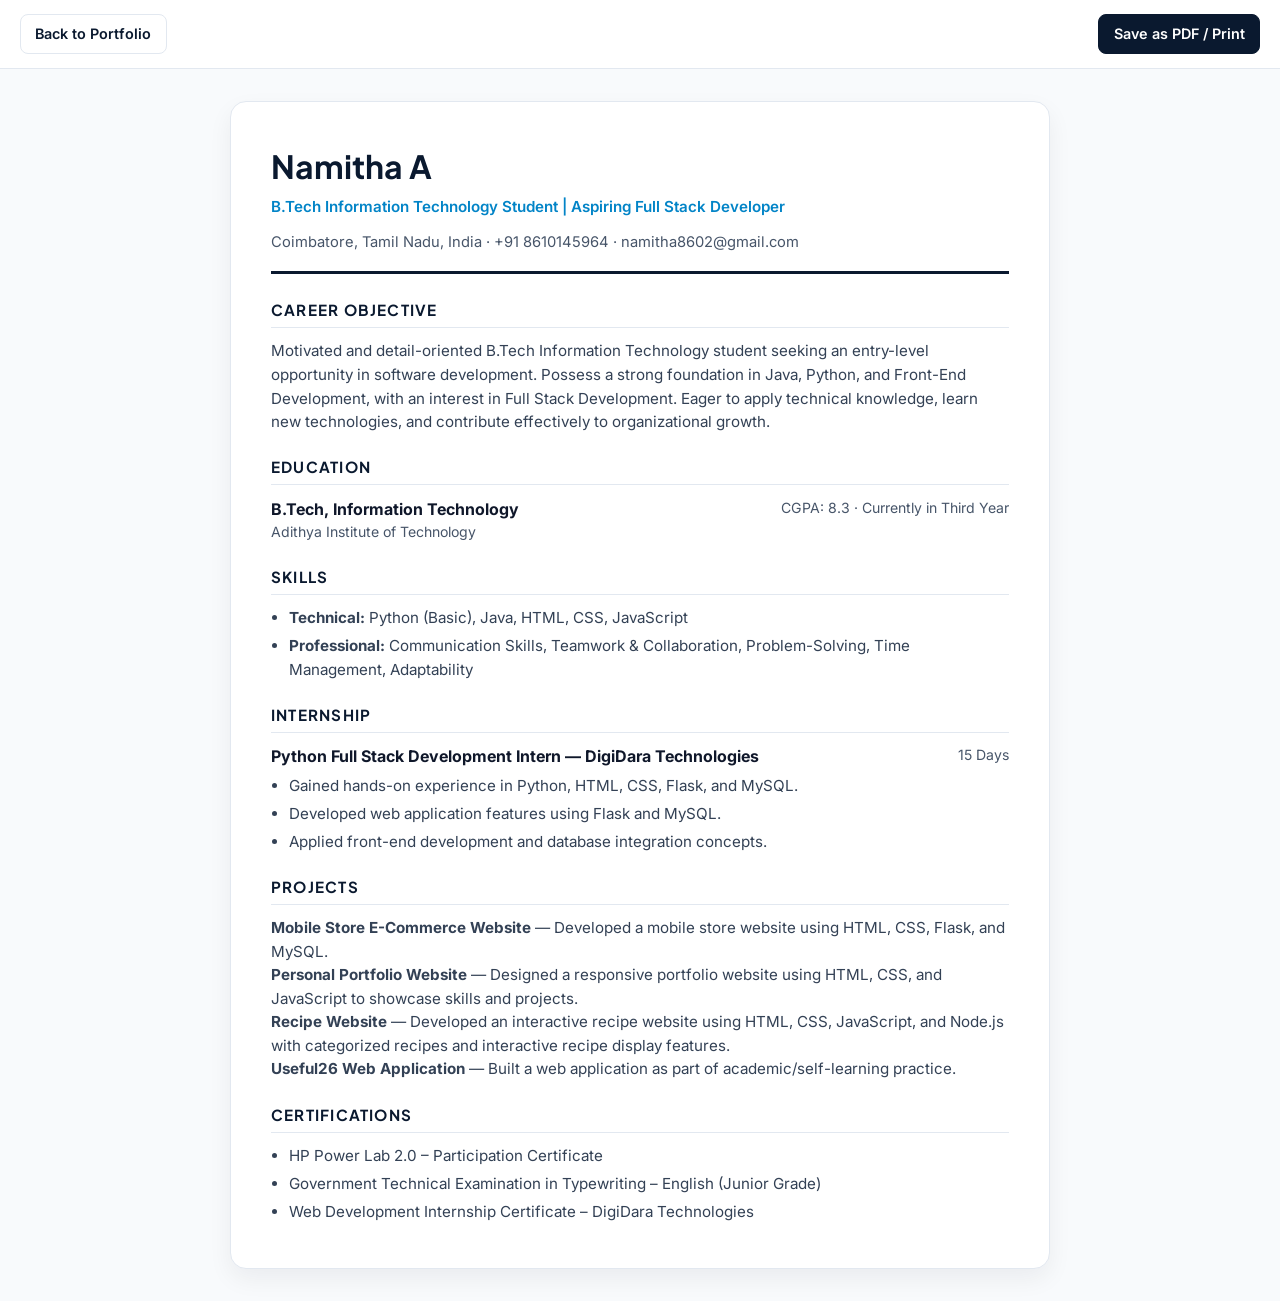
<file: assets/resume.html>
<!DOCTYPE html>
<html lang="en">
<head>
  <meta charset="UTF-8">
  <meta name="viewport" content="width=device-width, initial-scale=1.0">
  <title>Namitha A | Resume</title>
  <link rel="preconnect" href="https://fonts.googleapis.com">
  <link rel="preconnect" href="https://fonts.gstatic.com" crossorigin>
  <link href="https://fonts.googleapis.com/css2?family=Inter:wght@400;500;600;700&family=Plus+Jakarta+Sans:wght@600;700;800&display=swap" rel="stylesheet">
  <style>
    :root {
      --navy: #0A192F;
      --blue: #0284C7;
      --muted: #475569;
      --border: #E2E8F0;
    }
    * { box-sizing: border-box; margin: 0; padding: 0; }
    body {
      font-family: Inter, Segoe UI, sans-serif;
      color: #0F172A;
      background: #F8FAFC;
      line-height: 1.55;
    }
    .toolbar {
      position: sticky;
      top: 0;
      display: flex;
      justify-content: space-between;
      align-items: center;
      gap: 1rem;
      padding: 0.85rem 1.25rem;
      background: #FFFFFF;
      border-bottom: 1px solid var(--border);
    }
    .toolbar a, .toolbar button {
      font: inherit;
      font-weight: 600;
      font-size: 0.9rem;
      border: 1px solid var(--border);
      background: #FFFFFF;
      color: var(--navy);
      padding: 0.5rem 0.9rem;
      border-radius: 8px;
      text-decoration: none;
      cursor: pointer;
    }
    .toolbar .primary {
      background: var(--navy);
      color: #FFFFFF;
      border-color: var(--navy);
    }
    .page {
      max-width: 820px;
      margin: 2rem auto;
      background: #FFFFFF;
      border: 1px solid var(--border);
      border-radius: 16px;
      padding: 2.5rem;
      box-shadow: 0 10px 25px rgba(15, 23, 42, 0.06);
    }
    header {
      border-bottom: 3px solid var(--navy);
      padding-bottom: 1.1rem;
      margin-bottom: 1.5rem;
    }
    h1 {
      font-family: "Plus Jakarta Sans", Inter, sans-serif;
      font-size: 2rem;
      color: var(--navy);
    }
    .subtitle {
      color: var(--blue);
      font-weight: 600;
      margin: 0.25rem 0 0.75rem;
    }
    .meta {
      color: var(--muted);
      font-size: 0.92rem;
    }
    h2 {
      font-family: "Plus Jakarta Sans", Inter, sans-serif;
      font-size: 0.95rem;
      letter-spacing: 0.08em;
      text-transform: uppercase;
      color: var(--navy);
      border-bottom: 1px solid var(--border);
      padding-bottom: 0.35rem;
      margin: 1.35rem 0 0.7rem;
    }
    p, li { font-size: 0.95rem; color: #334155; }
    ul { padding-left: 1.15rem; }
    li { margin: 0.28rem 0; }
    .row {
      display: flex;
      justify-content: space-between;
      gap: 1rem;
      flex-wrap: wrap;
    }
    .muted { color: var(--muted); font-size: 0.88rem; }
    @media print {
      body { background: #FFFFFF; }
      .toolbar { display: none; }
      .page {
        margin: 0;
        border: none;
        box-shadow: none;
        border-radius: 0;
        max-width: none;
        padding: 0;
      }
    }
  </style>
</head>
<body>
  <div class="toolbar">
    <a href="../index.html">Back to Portfolio</a>
    <button class="primary" type="button" onclick="window.print()">Save as PDF / Print</button>
  </div>

  <article class="page">
    <header>
      <h1>Namitha A</h1>
      <p class="subtitle">B.Tech Information Technology Student | Aspiring Full Stack Developer</p>
      <p class="meta">Coimbatore, Tamil Nadu, India · +91 8610145964 · namitha8602@gmail.com</p>
    </header>

    <section>
      <h2>Career Objective</h2>
      <p>Motivated and detail-oriented B.Tech Information Technology student seeking an entry-level opportunity in software development. Possess a strong foundation in Java, Python, and Front-End Development, with an interest in Full Stack Development. Eager to apply technical knowledge, learn new technologies, and contribute effectively to organizational growth.</p>
    </section>

    <section>
      <h2>Education</h2>
      <div class="row">
        <strong>B.Tech, Information Technology</strong>
        <span class="muted">CGPA: 8.3 · Currently in Third Year</span>
      </div>
      <p class="muted">Adithya Institute of Technology</p>
    </section>

    <section>
      <h2>Skills</h2>
      <ul>
        <li><strong>Technical:</strong> Python (Basic), Java, HTML, CSS, JavaScript</li>
        <li><strong>Professional:</strong> Communication Skills, Teamwork &amp; Collaboration, Problem-Solving, Time Management, Adaptability</li>
      </ul>
    </section>

    <section>
      <h2>Internship</h2>
      <div class="row">
        <strong>Python Full Stack Development Intern — DigiDara Technologies</strong>
        <span class="muted">15 Days</span>
      </div>
      <ul>
        <li>Gained hands-on experience in Python, HTML, CSS, Flask, and MySQL.</li>
        <li>Developed web application features using Flask and MySQL.</li>
        <li>Applied front-end development and database integration concepts.</li>
      </ul>
    </section>

    <section>
      <h2>Projects</h2>
      <p><strong>Mobile Store E-Commerce Website</strong> — Developed a mobile store website using HTML, CSS, Flask, and MySQL.</p>
      <p><strong>Personal Portfolio Website</strong> — Designed a responsive portfolio website using HTML, CSS, and JavaScript to showcase skills and projects.</p>
      <p><strong>Recipe Website</strong> — Developed an interactive recipe website using HTML, CSS, JavaScript, and Node.js with categorized recipes and interactive recipe display features.</p>
      <p><strong>Useful26 Web Application</strong> — Built a web application as part of academic/self-learning practice.</p>
    </section>

    <section>
      <h2>Certifications</h2>
      <ul>
        <li>HP Power Lab 2.0 – Participation Certificate</li>
        <li>Government Technical Examination in Typewriting – English (Junior Grade)</li>
        <li>Web Development Internship Certificate – DigiDara Technologies</li>
      </ul>
    </section>
  </article>

  <script>
    const params = new URLSearchParams(window.location.search);
    if (params.get('print') === '1') {
      window.addEventListener('load', () => {
        setTimeout(() => window.print(), 400);
      });
    }
  </script>
</body>
</html>
</file>
<file: css/style.css>
/* ==========================================================================
   PORTFOLIO STYLESHEET - NAMITHA A
   Palette: Navy Blue + White + Light Blue (Professional & Recruiter-Friendly)
   ========================================================================== */

/* --------------------------------------------------------------------------
   CSS VARIABLES & DESIGN SYSTEM
   -------------------------------------------------------------------------- */
:root {
  /* Color System */
  --color-navy-dark: #0A192F;
  --color-navy-deep: #0F172A;
  --color-navy-card: #132238;
  --color-navy-muted: #1E293B;
  
  --color-blue-primary: #0284C7;
  --color-blue-hover: #0369A1;
  --color-blue-accent: #0EA5E9;
  --color-blue-light: #38BDF8;
  --color-blue-tint: #E0F2FE;
  --color-blue-soft: #F0F9FF;
  
  --color-text-main: #0F172A;
  --color-text-muted: #475569;
  --color-text-light: #64748B;
  --color-text-inverse: #FFFFFF;
  --color-text-inverse-muted: #94A3B8;
  
  --color-bg-main: #FFFFFF;
  --color-bg-alt: #F8FAFC;
  --color-bg-surface: #FFFFFF;
  --color-bg-tag: #F1F5F9;
  
  --color-border-light: #E2E8F0;
  --color-border-subtle: #F1F5F9;
  --color-border-focus: #0284C7;
  
  /* Status & Accents */
  --color-success: #10B981;
  --color-success-tint: #ECFDF5;
  --color-warning: #F59E0B;
  
  /* Typography */
  --font-heading: 'Plus Jakarta Sans', 'Poppins', -apple-system, BlinkMacSystemFont, 'Segoe UI', Roboto, sans-serif;
  --font-body: 'Inter', -apple-system, BlinkMacSystemFont, 'Segoe UI', Roboto, sans-serif;
  
  /* Spacing */
  --nav-height: 72px;
  --section-padding-y: 5rem;
  --container-max-width: 1200px;
  
  /* Shadows */
  --shadow-sm: 0 1px 2px 0 rgba(15, 23, 42, 0.05);
  --shadow-md: 0 4px 6px -1px rgba(15, 23, 42, 0.07), 0 2px 4px -2px rgba(15, 23, 42, 0.05);
  --shadow-lg: 0 10px 15px -3px rgba(15, 23, 42, 0.08), 0 4px 6px -4px rgba(15, 23, 42, 0.04);
  --shadow-xl: 0 20px 25px -5px rgba(15, 23, 42, 0.1), 0 8px 10px -6px rgba(15, 23, 42, 0.05);
  --shadow-glow: 0 0 25px rgba(14, 165, 233, 0.15);
  
  /* Radii */
  --radius-sm: 6px;
  --radius-md: 10px;
  --radius-lg: 16px;
  --radius-xl: 24px;
  --radius-full: 9999px;
  
  /* Transitions */
  --transition-fast: 0.15s ease;
  --transition-normal: 0.25s ease;
  --transition-slow: 0.4s cubic-bezier(0.16, 1, 0.3, 1);
}

/* --------------------------------------------------------------------------
   RESET & BASE STYLES
   -------------------------------------------------------------------------- */
*,
*::before,
*::after {
  box-sizing: border-box;
  margin: 0;
  padding: 0;
}

html {
  scroll-behavior: smooth;
  scroll-padding-top: calc(var(--nav-height) + 16px);
  -webkit-text-size-adjust: 100%;
}

body {
  font-family: var(--font-body);
  color: var(--color-text-main);
  background-color: var(--color-bg-main);
  line-height: 1.65;
  font-size: 1rem;
  overflow-x: hidden;
  -webkit-font-smoothing: antialiased;
  -moz-osx-font-smoothing: grayscale;
}

img {
  max-width: 100%;
  height: auto;
  display: block;
}

svg {
  display: inline-block;
  vertical-align: middle;
}

a {
  color: var(--color-blue-primary);
  text-decoration: none;
  transition: color var(--transition-fast), background-color var(--transition-fast), border-color var(--transition-fast);
}

a:hover {
  color: var(--color-blue-hover);
}

button, input, textarea {
  font-family: inherit;
  font-size: inherit;
}

/* Focus styles for keyboard accessibility */
:focus-visible {
  outline: 2px solid var(--color-border-focus);
  outline-offset: 3px;
}

.skip-link {
  position: absolute;
  left: 1rem;
  top: -100px;
  z-index: 3000;
  background-color: var(--color-navy-dark);
  color: #FFFFFF;
  padding: 0.65rem 1rem;
  border-radius: var(--radius-md);
  font-weight: 600;
  transition: top var(--transition-fast);
}

.skip-link:focus {
  top: 1rem;
  color: #FFFFFF;
}

/* Container */
.container {
  width: 100%;
  max-width: var(--container-max-width);
  margin-left: auto;
  margin-right: auto;
  padding-left: 1.5rem;
  padding-right: 1.5rem;
}

/* Section Common Styles */
.section {
  padding-top: var(--section-padding-y);
  padding-bottom: var(--section-padding-y);
  position: relative;
}

.section-alt {
  background-color: var(--color-bg-alt);
  border-top: 1px solid var(--color-border-light);
  border-bottom: 1px solid var(--color-border-light);
}

.section-header {
  text-align: center;
  max-width: 700px;
  margin: 0 auto 3.5rem auto;
}

.section-tag {
  display: inline-flex;
  align-items: center;
  gap: 0.35rem;
  font-size: 0.8125rem;
  font-weight: 600;
  text-transform: uppercase;
  letter-spacing: 0.08em;
  color: var(--color-blue-primary);
  background-color: var(--color-blue-tint);
  padding: 0.3rem 0.85rem;
  border-radius: var(--radius-full);
  margin-bottom: 0.75rem;
}

.section-title {
  font-family: var(--font-heading);
  font-size: 2.125rem;
  font-weight: 700;
  color: var(--color-navy-dark);
  line-height: 1.25;
  letter-spacing: -0.02em;
}

.section-subtitle {
  margin-top: 0.75rem;
  font-size: 1.0625rem;
  color: var(--color-text-muted);
}

/* --------------------------------------------------------------------------
   STICKY NAVBAR
   -------------------------------------------------------------------------- */
.navbar {
  position: fixed;
  top: 0;
  left: 0;
  width: 100%;
  height: var(--nav-height);
  background-color: rgba(255, 255, 255, 0.95);
  backdrop-filter: blur(12px);
  -webkit-backdrop-filter: blur(12px);
  border-bottom: 1px solid var(--color-border-light);
  z-index: 1000;
  transition: box-shadow var(--transition-normal), background-color var(--transition-normal);
}

.navbar.scrolled {
  box-shadow: var(--shadow-md);
  background-color: rgba(255, 255, 255, 0.98);
}

.nav-container {
  display: flex;
  align-items: center;
  justify-content: space-between;
  height: 100%;
}

.nav-brand {
  display: flex;
  align-items: center;
  gap: 0.625rem;
  font-family: var(--font-heading);
  font-size: 1.25rem;
  font-weight: 700;
  color: var(--color-navy-dark);
  text-decoration: none;
}

.brand-badge {
  display: inline-flex;
  align-items: center;
  justify-content: center;
  width: 34px;
  height: 34px;
  background: linear-gradient(135deg, var(--color-navy-dark), var(--color-blue-primary));
  color: #FFFFFF;
  border-radius: var(--radius-md);
  font-size: 1rem;
  font-weight: 700;
  box-shadow: 0 2px 6px rgba(2, 132, 199, 0.3);
}

.brand-text span {
  color: var(--color-blue-primary);
}

.nav-menu {
  display: flex;
  align-items: center;
  gap: 1.15rem;
  list-style: none;
}

.nav-link {
  font-size: 0.875rem;
  font-weight: 500;
  color: var(--color-text-muted);
  padding: 0.375rem 0.25rem;
  position: relative;
  transition: color var(--transition-fast);
}

.nav-link::after {
  content: '';
  position: absolute;
  bottom: -2px;
  left: 0;
  width: 0;
  height: 2px;
  background-color: var(--color-blue-primary);
  border-radius: var(--radius-full);
  transition: width var(--transition-normal);
}

.nav-link:hover,
.nav-link.active {
  color: var(--color-navy-dark);
  font-weight: 600;
}

.nav-link.active::after,
.nav-link:hover::after {
  width: 100%;
}

.nav-cta {
  display: inline-flex;
  align-items: center;
  gap: 0.4rem;
  font-size: 0.875rem;
  font-weight: 600;
  color: #FFFFFF;
  background-color: var(--color-navy-dark);
  padding: 0.55rem 1.15rem;
  border-radius: var(--radius-full);
  border: 1px solid var(--color-navy-dark);
  transition: all var(--transition-fast);
  box-shadow: var(--shadow-sm);
}

.nav-cta:hover {
  background-color: var(--color-blue-primary);
  border-color: var(--color-blue-primary);
  color: #FFFFFF;
  transform: translateY(-1px);
  box-shadow: 0 4px 12px rgba(2, 132, 199, 0.25);
}

.nav-cta svg {
  width: 15px;
  height: 15px;
}

.nav-dropdown {
  position: relative;
}

.nav-more-btn {
  display: inline-flex;
  align-items: center;
  gap: 0.2rem;
  background: transparent;
  border: none;
  cursor: pointer;
  font-family: inherit;
  font-size: 0.875rem;
  font-weight: 500;
  color: var(--color-text-muted);
}

.nav-more-caret {
  width: 14px;
  height: 14px;
  transition: transform var(--transition-fast);
}

.nav-dropdown.open .nav-more-caret {
  transform: rotate(180deg);
}

.nav-more-menu {
  display: none;
  position: absolute;
  top: calc(100% + 12px);
  right: 0;
  min-width: 200px;
  list-style: none;
  background-color: #FFFFFF;
  border: 1px solid var(--color-border-light);
  border-radius: var(--radius-md);
  box-shadow: var(--shadow-lg);
  padding: 0.5rem;
  z-index: 1020;
}

.nav-dropdown.open .nav-more-menu {
  display: block;
}

@media (hover: hover) and (pointer: fine) {
  .nav-dropdown:hover .nav-more-menu {
    display: block;
  }
}

.nav-more-menu .nav-link {
  display: block;
  width: 100%;
  padding: 0.55rem 0.75rem;
  border-radius: var(--radius-sm);
}

.nav-more-menu .nav-link::after {
  display: none;
}

.nav-more-menu .nav-link:hover,
.nav-more-menu .nav-link.active {
  background-color: var(--color-blue-soft);
  color: var(--color-blue-primary);
}

/* Mobile Nav Toggle */
.nav-toggle {
  display: none;
  flex-direction: column;
  justify-content: space-between;
  width: 30px;
  height: 20px;
  background: transparent;
  border: none;
  cursor: pointer;
  padding: 0;
  z-index: 1010;
}

.nav-toggle span {
  display: block;
  height: 2px;
  width: 100%;
  background-color: var(--color-navy-dark);
  border-radius: 2px;
  transition: transform var(--transition-normal), opacity var(--transition-normal);
}

.nav-toggle.open span:nth-child(1) {
  transform: translateY(9px) rotate(45deg);
}

.nav-toggle.open span:nth-child(2) {
  opacity: 0;
}

.nav-toggle.open span:nth-child(3) {
  transform: translateY(-9px) rotate(-45deg);
}

/* --------------------------------------------------------------------------
   BUTTONS & ACTIONS
   -------------------------------------------------------------------------- */
.btn {
  display: inline-flex;
  align-items: center;
  justify-content: center;
  gap: 0.5rem;
  font-family: var(--font-heading);
  font-size: 0.9375rem;
  font-weight: 600;
  padding: 0.75rem 1.6rem;
  border-radius: var(--radius-md);
  border: 1px solid transparent;
  cursor: pointer;
  transition: all var(--transition-fast);
  text-decoration: none;
  white-space: nowrap;
}

.btn-primary {
  background-color: var(--color-navy-dark);
  color: #FFFFFF;
  box-shadow: 0 2px 4px rgba(10, 25, 47, 0.15);
}

.btn-primary:hover {
  background-color: var(--color-blue-primary);
  border-color: var(--color-blue-primary);
  color: #FFFFFF;
  transform: translateY(-2px);
  box-shadow: 0 6px 16px rgba(2, 132, 199, 0.3);
}

.btn-secondary {
  background-color: #FFFFFF;
  color: var(--color-navy-dark);
  border-color: var(--color-border-light);
  box-shadow: var(--shadow-sm);
}

.btn-secondary:hover {
  background-color: var(--color-blue-soft);
  border-color: var(--color-blue-light);
  color: var(--color-blue-primary);
  transform: translateY(-2px);
}

.btn-accent {
  background-color: var(--color-blue-primary);
  color: #FFFFFF;
}

.btn-accent:hover {
  background-color: var(--color-blue-hover);
  color: #FFFFFF;
  transform: translateY(-2px);
  box-shadow: 0 6px 16px rgba(2, 132, 199, 0.3);
}

.btn-sm {
  padding: 0.5rem 1rem;
  font-size: 0.8125rem;
  border-radius: var(--radius-sm);
}

.btn-muted {
  background-color: #F1F5F9;
  color: #64748B;
  border-color: #E2E8F0;
  cursor: default;
  font-size: 0.8125rem;
  font-weight: 500;
}

.btn-muted:hover {
  background-color: #F1F5F9;
  color: #64748B;
  border-color: #E2E8F0;
  transform: none;
}

.btn svg {
  width: 18px;
  height: 18px;
  flex-shrink: 0;
}

/* --------------------------------------------------------------------------
   HERO / HOME SECTION
   -------------------------------------------------------------------------- */
.hero {
  padding-top: calc(var(--nav-height) + 4rem);
  padding-bottom: 5rem;
  background: linear-gradient(180deg, #F0F9FF 0%, #FFFFFF 100%);
  position: relative;
  overflow: hidden;
}

.hero::before {
  content: '';
  position: absolute;
  top: 0;
  right: 0;
  width: 45%;
  height: 100%;
  background: radial-gradient(circle at 80% 20%, rgba(2, 132, 199, 0.08) 0%, transparent 60%);
  pointer-events: none;
}

.hero-grid {
  display: grid;
  grid-template-columns: 1.2fr 0.8fr;
  gap: 3.5rem;
  align-items: center;
}

.hero-content {
  max-width: 620px;
}

.hero-badge {
  display: inline-flex;
  align-items: center;
  gap: 0.5rem;
  font-size: 0.8125rem;
  font-weight: 600;
  color: var(--color-blue-primary);
  background-color: var(--color-blue-tint);
  border: 1px solid rgba(2, 132, 199, 0.2);
  padding: 0.35rem 0.9rem;
  border-radius: var(--radius-full);
  margin-bottom: 1.25rem;
}

.hero-badge .status-dot {
  width: 8px;
  height: 8px;
  background-color: var(--color-success);
  border-radius: 50%;
  box-shadow: 0 0 0 3px rgba(16, 185, 129, 0.25);
  animation: pulse-dot 2s infinite;
}

@keyframes pulse-dot {
  0% { box-shadow: 0 0 0 0 rgba(16, 185, 129, 0.4); }
  70% { box-shadow: 0 0 0 6px rgba(16, 185, 129, 0); }
  100% { box-shadow: 0 0 0 0 rgba(16, 185, 129, 0); }
}

.hero-name {
  font-family: var(--font-heading);
  font-size: 3.25rem;
  font-weight: 800;
  color: var(--color-navy-dark);
  line-height: 1.1;
  letter-spacing: -0.03em;
  margin-bottom: 0.75rem;
}

.hero-title {
  font-family: var(--font-heading);
  font-size: 1.25rem;
  font-weight: 600;
  color: var(--color-blue-primary);
  line-height: 1.4;
  margin-bottom: 1.25rem;
}

.hero-desc {
  font-size: 1.0625rem;
  color: var(--color-text-muted);
  line-height: 1.7;
  margin-bottom: 2rem;
}

.hero-actions {
  display: flex;
  flex-wrap: wrap;
  gap: 1rem;
  margin-bottom: 2.25rem;
}

.hero-highlights {
  display: flex;
  flex-wrap: wrap;
  gap: 1.5rem;
  padding-top: 1.75rem;
  border-top: 1px solid var(--color-border-light);
}

.highlight-item {
  display: flex;
  align-items: center;
  gap: 0.6rem;
  font-size: 0.875rem;
  color: var(--color-text-muted);
}

.highlight-icon {
  display: inline-flex;
  align-items: center;
  justify-content: center;
  width: 32px;
  height: 32px;
  border-radius: var(--radius-sm);
  background-color: var(--color-blue-tint);
  color: var(--color-blue-primary);
}

.highlight-icon svg {
  width: 16px;
  height: 16px;
}

.highlight-item strong {
  color: var(--color-navy-dark);
  display: block;
}

.hero-image-wrapper {
  display: flex;
  justify-content: center;
  align-items: center;
  position: relative;
}

.hero-image-frame {
  position: relative;
  width: 320px;
  height: 320px;
  border-radius: 50%;
  padding: 10px;
  background: linear-gradient(135deg, rgba(2, 132, 199, 0.4), rgba(10, 25, 47, 0.2));
  box-shadow: var(--shadow-xl), var(--shadow-glow);
}

.hero-image {
  width: 100%;
  height: 100%;
  object-fit: cover;
  border-radius: 50%;
  border: 4px solid #FFFFFF;
  background-color: #FFFFFF;
}

.hero-photo-fallback {
  display: none;
  position: absolute;
  inset: 10px;
  border-radius: 50%;
  border: 4px solid #FFFFFF;
  background: linear-gradient(135deg, var(--color-navy-dark), var(--color-blue-primary));
  align-items: center;
  justify-content: center;
  color: #FFFFFF;
  font-family: var(--font-heading);
  font-size: 4rem;
  font-weight: 800;
  letter-spacing: 0.04em;
}

.hero-image-frame.has-fallback .hero-image {
  display: none;
}

.hero-image-frame.has-fallback .hero-photo-fallback {
  display: flex;
}

.hero-floating-badge {
  position: absolute;
  bottom: 12px;
  right: 12px;
  background-color: #FFFFFF;
  padding: 0.6rem 1rem;
  border-radius: var(--radius-full);
  box-shadow: var(--shadow-lg);
  display: flex;
  align-items: center;
  gap: 0.5rem;
  font-size: 0.8125rem;
  font-weight: 600;
  color: var(--color-navy-dark);
  border: 1px solid var(--color-border-light);
  animation: float 4s ease-in-out infinite;
}

@keyframes float {
  0%, 100% { transform: translateY(0); }
  50% { transform: translateY(-6px); }
}

.hero-floating-badge svg {
  width: 18px;
  height: 18px;
  color: var(--color-blue-primary);
}

/* --------------------------------------------------------------------------
   ABOUT ME SECTION
   -------------------------------------------------------------------------- */
.about-grid {
  display: grid;
  grid-template-columns: 1.3fr 0.9fr;
  gap: 2.5rem;
  align-items: start;
}

.about-card {
  background-color: #FFFFFF;
  border: 1px solid var(--color-border-light);
  border-radius: var(--radius-lg);
  padding: 2.5rem;
  box-shadow: var(--shadow-md);
}

.about-card p {
  color: var(--color-text-muted);
  font-size: 1.0625rem;
  line-height: 1.8;
  margin-bottom: 1.25rem;
}

.about-card p:last-child {
  margin-bottom: 0;
}

.about-side-cards {
  display: flex;
  flex-direction: column;
  gap: 1.5rem;
}

.info-card {
  background-color: #FFFFFF;
  border: 1px solid var(--color-border-light);
  border-radius: var(--radius-md);
  padding: 1.5rem;
  box-shadow: var(--shadow-sm);
  transition: transform var(--transition-fast), box-shadow var(--transition-fast);
}

.info-card:hover {
  transform: translateY(-2px);
  box-shadow: var(--shadow-md);
}

.info-card-header {
  display: flex;
  align-items: center;
  gap: 0.75rem;
  margin-bottom: 1rem;
}

.info-icon {
  width: 38px;
  height: 38px;
  border-radius: var(--radius-sm);
  background-color: var(--color-blue-tint);
  color: var(--color-blue-primary);
  display: flex;
  align-items: center;
  justify-content: center;
}

.info-icon svg {
  width: 20px;
  height: 20px;
}

.info-card-title {
  font-family: var(--font-heading);
  font-size: 1.0625rem;
  font-weight: 700;
  color: var(--color-navy-dark);
}

.chips-container {
  display: flex;
  flex-wrap: wrap;
  gap: 0.5rem;
}

.chip {
  display: inline-flex;
  align-items: center;
  gap: 0.35rem;
  font-size: 0.8125rem;
  font-weight: 500;
  padding: 0.35rem 0.75rem;
  background-color: var(--color-bg-alt);
  color: var(--color-text-main);
  border: 1px solid var(--color-border-light);
  border-radius: var(--radius-full);
}

.chip-lang {
  background-color: var(--color-blue-soft);
  color: var(--color-blue-primary);
  border-color: rgba(2, 132, 199, 0.2);
  font-weight: 600;
}

/* --------------------------------------------------------------------------
   CAREER OBJECTIVE SECTION
   -------------------------------------------------------------------------- */
.objective-card {
  max-width: 900px;
  margin: 0 auto;
  background: linear-gradient(135deg, #FFFFFF 0%, #F8FAFC 100%);
  border: 1px solid var(--color-border-light);
  border-left: 5px solid var(--color-blue-primary);
  border-radius: var(--radius-lg);
  padding: 2.75rem;
  box-shadow: var(--shadow-lg);
  position: relative;
}

.objective-quote-icon {
  position: absolute;
  top: 1.5rem;
  right: 2rem;
  width: 48px;
  height: 48px;
  color: rgba(2, 132, 199, 0.12);
}

.objective-text {
  font-size: 1.125rem;
  line-height: 1.85;
  color: var(--color-text-main);
  font-style: normal;
  position: relative;
  z-index: 1;
}

.objective-footer {
  margin-top: 1.5rem;
  display: flex;
  align-items: center;
  gap: 1rem;
  padding-top: 1.25rem;
  border-top: 1px solid var(--color-border-light);
}

.objective-target-tag {
  display: inline-flex;
  align-items: center;
  gap: 0.4rem;
  font-size: 0.8125rem;
  font-weight: 600;
  color: var(--color-blue-primary);
  background-color: var(--color-blue-tint);
  padding: 0.3rem 0.8rem;
  border-radius: var(--radius-full);
}

/* --------------------------------------------------------------------------
   EDUCATION SECTION
   -------------------------------------------------------------------------- */
.education-container {
  max-width: 820px;
  margin: 0 auto;
}

.education-card {
  background-color: #FFFFFF;
  border: 1px solid var(--color-border-light);
  border-radius: var(--radius-lg);
  padding: 2.25rem;
  box-shadow: var(--shadow-md);
  display: grid;
  grid-template-columns: auto 1fr auto;
  gap: 1.75rem;
  align-items: center;
  transition: transform var(--transition-fast), box-shadow var(--transition-fast);
}

.education-card:hover {
  transform: translateY(-2px);
  box-shadow: var(--shadow-lg);
}

.edu-icon-box {
  width: 64px;
  height: 64px;
  border-radius: var(--radius-md);
  background: linear-gradient(135deg, var(--color-navy-dark), var(--color-blue-primary));
  color: #FFFFFF;
  display: flex;
  align-items: center;
  justify-content: center;
  flex-shrink: 0;
  box-shadow: 0 4px 10px rgba(2, 132, 199, 0.25);
}

.edu-icon-box svg {
  width: 32px;
  height: 32px;
}

.edu-details {
  flex: 1;
}

.edu-degree {
  font-family: var(--font-heading);
  font-size: 1.25rem;
  font-weight: 700;
  color: var(--color-navy-dark);
  margin-bottom: 0.25rem;
}

.edu-institution {
  font-size: 1rem;
  color: var(--color-text-muted);
  font-weight: 500;
  margin-bottom: 0.5rem;
}

.edu-meta {
  display: flex;
  flex-wrap: wrap;
  gap: 1rem;
  font-size: 0.875rem;
  color: var(--color-text-light);
}

.edu-meta-item {
  display: flex;
  align-items: center;
  gap: 0.35rem;
}

.edu-meta-item svg {
  width: 15px;
  height: 15px;
  color: var(--color-blue-primary);
}

.edu-grade-badge {
  text-align: center;
  padding: 0.85rem 1.25rem;
  background: var(--color-blue-soft);
  border: 1px solid rgba(2, 132, 199, 0.25);
  border-radius: var(--radius-md);
  flex-shrink: 0;
}

.edu-grade-label {
  display: block;
  font-size: 0.75rem;
  font-weight: 600;
  text-transform: uppercase;
  letter-spacing: 0.05em;
  color: var(--color-blue-primary);
}

.edu-grade-value {
  display: block;
  font-family: var(--font-heading);
  font-size: 1.625rem;
  font-weight: 800;
  color: var(--color-navy-dark);
  line-height: 1.1;
  margin-top: 0.15rem;
}

/* --------------------------------------------------------------------------
   TECHNICAL SKILLS SECTION
   -------------------------------------------------------------------------- */
.skills-grid {
  display: grid;
  grid-template-columns: repeat(2, 1fr);
  gap: 1.75rem;
}

.skills-category-card {
  background-color: #FFFFFF;
  border: 1px solid var(--color-border-light);
  border-radius: var(--radius-lg);
  padding: 2rem 1.75rem;
  box-shadow: var(--shadow-sm);
  transition: transform var(--transition-fast), box-shadow var(--transition-fast), border-color var(--transition-fast);
  display: flex;
  flex-direction: column;
}

.skills-category-card:hover {
  transform: translateY(-4px);
  box-shadow: var(--shadow-md);
  border-color: rgba(2, 132, 199, 0.3);
}

.category-header {
  display: flex;
  align-items: center;
  gap: 0.85rem;
  margin-bottom: 1.5rem;
  padding-bottom: 1rem;
  border-bottom: 1px solid var(--color-border-light);
}

.category-icon {
  width: 42px;
  height: 42px;
  border-radius: var(--radius-md);
  background-color: var(--color-blue-tint);
  color: var(--color-blue-primary);
  display: flex;
  align-items: center;
  justify-content: center;
  flex-shrink: 0;
}

.category-icon svg {
  width: 22px;
  height: 22px;
}

.category-title {
  font-family: var(--font-heading);
  font-size: 1.125rem;
  font-weight: 700;
  color: var(--color-navy-dark);
}

.skills-list {
  display: flex;
  flex-wrap: wrap;
  gap: 0.65rem;
  list-style: none;
}

.skill-chip {
  display: inline-flex;
  align-items: center;
  gap: 0.4rem;
  font-size: 0.875rem;
  font-weight: 500;
  padding: 0.45rem 0.9rem;
  background-color: var(--color-bg-alt);
  color: var(--color-navy-dark);
  border: 1px solid var(--color-border-light);
  border-radius: var(--radius-md);
  transition: all var(--transition-fast);
}

.skill-chip:hover {
  background-color: var(--color-blue-soft);
  border-color: var(--color-blue-light);
  color: var(--color-blue-primary);
}

.skill-level-tag {
  font-size: 0.6875rem;
  font-weight: 600;
  text-transform: uppercase;
  letter-spacing: 0.05em;
  background-color: #FEF3C7;
  color: #92400E;
  padding: 0.15rem 0.45rem;
  border-radius: var(--radius-sm);
  margin-left: 0.25rem;
}

/* --------------------------------------------------------------------------
   TOOLS & PLATFORMS SECTION
   -------------------------------------------------------------------------- */
.tools-grid {
  display: grid;
  grid-template-columns: repeat(auto-fit, minmax(200px, 1fr));
  gap: 1.5rem;
}

.tool-card {
  background-color: #FFFFFF;
  border: 1px solid var(--color-border-light);
  border-radius: var(--radius-lg);
  padding: 1.75rem 1.5rem;
  text-align: center;
  box-shadow: var(--shadow-sm);
  transition: all var(--transition-fast);
  cursor: pointer;
  position: relative;
  text-decoration: none;
  display: flex;
  flex-direction: column;
  align-items: center;
}

.tool-card:hover {
  transform: translateY(-4px);
  box-shadow: var(--shadow-md);
  border-color: var(--color-blue-accent);
}

.tool-icon-wrapper {
  width: 54px;
  height: 54px;
  border-radius: 50%;
  background-color: var(--color-bg-alt);
  display: flex;
  align-items: center;
  justify-content: center;
  margin-bottom: 1rem;
  color: var(--color-navy-dark);
  transition: all var(--transition-fast);
}

.tool-card:hover .tool-icon-wrapper {
  background-color: var(--color-blue-tint);
  color: var(--color-blue-primary);
  transform: scale(1.08);
}

.tool-icon-wrapper svg {
  width: 28px;
  height: 28px;
}

.tool-name {
  font-family: var(--font-heading);
  font-size: 1.0625rem;
  font-weight: 700;
  color: var(--color-navy-dark);
  margin-bottom: 0.35rem;
}

.tool-desc {
  font-size: 0.8125rem;
  color: var(--color-text-light);
  margin-bottom: 0.85rem;
}

.tool-badge {
  display: inline-flex;
  align-items: center;
  gap: 0.3rem;
  font-size: 0.75rem;
  font-weight: 600;
  padding: 0.25rem 0.65rem;
  border-radius: var(--radius-full);
}

.tool-badge-coming-soon {
  background-color: #FEF3C7;
  color: #92400E;
}

.tool-badge-available {
  background-color: var(--color-blue-tint);
  color: var(--color-blue-primary);
}

/* --------------------------------------------------------------------------
   PROJECTS SECTION
   -------------------------------------------------------------------------- */
.projects-grid {
  display: grid;
  grid-template-columns: repeat(2, 1fr);
  gap: 2rem;
}

.project-card {
  background-color: #FFFFFF;
  border: 1px solid var(--color-border-light);
  border-radius: var(--radius-lg);
  padding: 2rem;
  box-shadow: var(--shadow-sm);
  display: flex;
  flex-direction: column;
  justify-content: space-between;
  transition: transform var(--transition-fast), box-shadow var(--transition-fast), border-color var(--transition-fast);
}

.project-card:hover {
  transform: translateY(-4px);
  box-shadow: var(--shadow-lg);
  border-color: rgba(2, 132, 199, 0.3);
}

.project-top {
  margin-bottom: 1.25rem;
}

.project-header {
  display: flex;
  align-items: flex-start;
  justify-content: space-between;
  gap: 1rem;
  margin-bottom: 0.75rem;
}

.project-title {
  font-family: var(--font-heading);
  font-size: 1.25rem;
  font-weight: 700;
  color: var(--color-navy-dark);
  line-height: 1.3;
}

.project-folder-icon {
  color: var(--color-blue-primary);
  flex-shrink: 0;
  padding-top: 0.15rem;
}

.project-folder-icon svg {
  width: 24px;
  height: 24px;
}

.project-tech-stack {
  display: flex;
  flex-wrap: wrap;
  gap: 0.4rem;
  margin-bottom: 1rem;
}

.tech-tag {
  font-size: 0.75rem;
  font-weight: 600;
  padding: 0.2rem 0.6rem;
  border-radius: var(--radius-sm);
  background-color: var(--color-blue-soft);
  color: var(--color-blue-primary);
  border: 1px solid rgba(2, 132, 199, 0.15);
}

.project-desc {
  font-size: 0.9375rem;
  color: var(--color-text-muted);
  line-height: 1.65;
  margin-bottom: 1.25rem;
}

.project-features-title {
  font-size: 0.8125rem;
  font-weight: 600;
  text-transform: uppercase;
  letter-spacing: 0.05em;
  color: var(--color-navy-dark);
  margin-bottom: 0.5rem;
}

.project-features-list {
  display: flex;
  flex-wrap: wrap;
  gap: 0.35rem 0.6rem;
  list-style: none;
  margin-bottom: 1.5rem;
}

.feature-pill {
  font-size: 0.75rem;
  color: var(--color-text-muted);
  background-color: var(--color-bg-alt);
  padding: 0.2rem 0.55rem;
  border-radius: var(--radius-sm);
  border: 1px solid var(--color-border-light);
}

.feature-pill::before {
  content: '•';
  color: var(--color-blue-primary);
  margin-right: 0.3rem;
  font-weight: bold;
}

.project-footer {
  padding-top: 1.25rem;
  border-top: 1px solid var(--color-border-light);
  display: flex;
  align-items: center;
  justify-content: space-between;
}

/* --------------------------------------------------------------------------
   INTERNSHIP SECTION
   -------------------------------------------------------------------------- */
.internship-container {
  max-width: 820px;
  margin: 0 auto;
}

.internship-card {
  background-color: #FFFFFF;
  border: 1px solid var(--color-border-light);
  border-radius: var(--radius-lg);
  padding: 2.5rem;
  box-shadow: var(--shadow-md);
  position: relative;
  overflow: hidden;
}

.internship-card::before {
  content: '';
  position: absolute;
  top: 0;
  left: 0;
  width: 5px;
  height: 100%;
  background: linear-gradient(180deg, var(--color-blue-primary), var(--color-navy-dark));
}

.internship-header {
  display: flex;
  justify-content: space-between;
  align-items: flex-start;
  flex-wrap: wrap;
  gap: 1rem;
  margin-bottom: 1.25rem;
}

.internship-role {
  font-family: var(--font-heading);
  font-size: 1.375rem;
  font-weight: 700;
  color: var(--color-navy-dark);
}

.internship-company {
  font-size: 1.0625rem;
  font-weight: 600;
  color: var(--color-blue-primary);
  display: flex;
  align-items: center;
  gap: 0.4rem;
  margin-top: 0.25rem;
}

.internship-duration {
  display: inline-flex;
  align-items: center;
  gap: 0.35rem;
  font-size: 0.8125rem;
  font-weight: 600;
  background-color: var(--color-blue-tint);
  color: var(--color-blue-primary);
  padding: 0.35rem 0.85rem;
  border-radius: var(--radius-full);
}

.internship-bullets {
  list-style: none;
  display: flex;
  flex-direction: column;
  gap: 0.75rem;
}

.internship-bullet-item {
  display: flex;
  align-items: flex-start;
  gap: 0.75rem;
  font-size: 1rem;
  color: var(--color-text-muted);
  line-height: 1.6;
}

.bullet-icon {
  width: 20px;
  height: 20px;
  color: var(--color-blue-primary);
  flex-shrink: 0;
  margin-top: 0.15rem;
}

/* --------------------------------------------------------------------------
   CERTIFICATIONS SECTION
   -------------------------------------------------------------------------- */
.certifications-grid {
  display: grid;
  grid-template-columns: repeat(auto-fit, minmax(320px, 1fr));
  gap: 1.75rem;
}

.cert-card {
  background-color: #FFFFFF;
  border: 1px solid var(--color-border-light);
  border-radius: var(--radius-lg);
  padding: 2rem;
  box-shadow: var(--shadow-sm);
  display: flex;
  gap: 1.25rem;
  align-items: flex-start;
  transition: transform var(--transition-fast), box-shadow var(--transition-fast), border-color var(--transition-fast);
}

.cert-card:hover {
  transform: translateY(-3px);
  box-shadow: var(--shadow-md);
  border-color: rgba(2, 132, 199, 0.3);
}

.cert-icon-wrapper {
  width: 48px;
  height: 48px;
  border-radius: var(--radius-md);
  background-color: var(--color-blue-tint);
  color: var(--color-blue-primary);
  display: flex;
  align-items: center;
  justify-content: center;
  flex-shrink: 0;
}

.cert-icon-wrapper svg {
  width: 24px;
  height: 24px;
}

.cert-content {
  flex: 1;
}

.cert-title {
  font-family: var(--font-heading);
  font-size: 1.0625rem;
  font-weight: 700;
  color: var(--color-navy-dark);
  margin-bottom: 0.35rem;
  line-height: 1.35;
}

.cert-issuer {
  font-size: 0.875rem;
  color: var(--color-text-muted);
  font-weight: 500;
  margin-bottom: 0.75rem;
}

.cert-verified-badge {
  display: inline-flex;
  align-items: center;
  gap: 0.3rem;
  font-size: 0.75rem;
  font-weight: 600;
  color: var(--color-success);
  background-color: var(--color-success-tint);
  padding: 0.2rem 0.55rem;
  border-radius: var(--radius-full);
}

.cert-verified-badge svg {
  width: 12px;
  height: 12px;
}

/* --------------------------------------------------------------------------
   RESUME SECTION
   -------------------------------------------------------------------------- */
.resume-card {
  max-width: 820px;
  margin: 0 auto;
  background: linear-gradient(135deg, var(--color-navy-dark) 0%, var(--color-navy-card) 100%);
  border-radius: var(--radius-xl);
  padding: 3.5rem 3rem;
  color: #FFFFFF;
  text-align: center;
  box-shadow: var(--shadow-xl);
  position: relative;
  overflow: hidden;
}

.resume-card::before {
  content: '';
  position: absolute;
  top: -50%;
  right: -20%;
  width: 300px;
  height: 300px;
  background: radial-gradient(circle, rgba(14, 165, 233, 0.18) 0%, transparent 70%);
  border-radius: 50%;
  pointer-events: none;
}

.resume-icon-circle {
  width: 72px;
  height: 72px;
  border-radius: 50%;
  background-color: rgba(255, 255, 255, 0.1);
  border: 1px solid rgba(255, 255, 255, 0.2);
  display: flex;
  align-items: center;
  justify-content: center;
  margin: 0 auto 1.5rem auto;
  color: var(--color-blue-light);
}

.resume-icon-circle svg {
  width: 36px;
  height: 36px;
}

.resume-title {
  font-family: var(--font-heading);
  font-size: 2rem;
  font-weight: 700;
  margin-bottom: 0.75rem;
}

.resume-desc {
  font-size: 1.0625rem;
  color: var(--color-text-inverse-muted);
  max-width: 560px;
  margin: 0 auto 2.25rem auto;
  line-height: 1.6;
}

.resume-actions {
  display: flex;
  justify-content: center;
  flex-wrap: wrap;
  gap: 1.25rem;
}

.resume-actions .btn-primary {
  background-color: var(--color-blue-primary);
  border-color: var(--color-blue-primary);
}

.resume-actions .btn-primary:hover {
  background-color: var(--color-blue-hover);
}

.resume-actions .btn-secondary {
  background-color: transparent;
  color: #FFFFFF;
  border-color: rgba(255, 255, 255, 0.3);
}

.resume-actions .btn-secondary:hover {
  background-color: rgba(255, 255, 255, 0.1);
  border-color: #FFFFFF;
  color: #FFFFFF;
}

/* --------------------------------------------------------------------------
   CONTACT SECTION
   -------------------------------------------------------------------------- */
.contact-grid {
  display: grid;
  grid-template-columns: 1fr 1.3fr;
  gap: 3rem;
  align-items: start;
}

.contact-info {
  display: flex;
  flex-direction: column;
  gap: 1.5rem;
}

.contact-info-desc {
  font-size: 1.0625rem;
  color: var(--color-text-muted);
  line-height: 1.7;
}

.contact-item-card {
  background-color: #FFFFFF;
  border: 1px solid var(--color-border-light);
  border-radius: var(--radius-md);
  padding: 1.25rem;
  display: flex;
  align-items: center;
  gap: 1rem;
  box-shadow: var(--shadow-sm);
  transition: all var(--transition-fast);
}

.contact-item-card:hover {
  transform: translateX(4px);
  border-color: var(--color-blue-primary);
  box-shadow: var(--shadow-md);
}

.contact-item-text {
  flex: 1;
  min-width: 0;
}

.contact-icon-box {
  width: 46px;
  height: 46px;
  border-radius: var(--radius-sm);
  background-color: var(--color-blue-tint);
  color: var(--color-blue-primary);
  display: flex;
  align-items: center;
  justify-content: center;
  flex-shrink: 0;
}

.contact-icon-box svg {
  width: 22px;
  height: 22px;
}

.contact-label {
  font-size: 0.8125rem;
  font-weight: 600;
  text-transform: uppercase;
  letter-spacing: 0.05em;
  color: var(--color-text-light);
  display: block;
}

.contact-value {
  font-family: var(--font-heading);
  font-size: 1rem;
  font-weight: 600;
  color: var(--color-navy-dark);
  display: block;
  margin-top: 0.15rem;
  word-break: break-all;
}

.contact-value-link {
  font-family: var(--font-heading);
  font-size: 1rem;
  font-weight: 600;
  color: var(--color-navy-dark);
  display: block;
  margin-top: 0.15rem;
  word-break: break-all;
  transition: color var(--transition-fast);
}

.contact-value-link:hover {
  color: var(--color-blue-primary);
  text-decoration: underline;
}

.contact-form-card {
  background-color: #FFFFFF;
  border: 1px solid var(--color-border-light);
  border-radius: var(--radius-lg);
  padding: 2.25rem;
  box-shadow: var(--shadow-md);
}

.form-group {
  margin-bottom: 1.25rem;
}

.form-label {
  display: block;
  font-size: 0.875rem;
  font-weight: 600;
  color: var(--color-navy-dark);
  margin-bottom: 0.4rem;
}

.form-input,
.form-textarea {
  width: 100%;
  padding: 0.75rem 1rem;
  border: 1px solid var(--color-border-light);
  border-radius: var(--radius-md);
  background-color: var(--color-bg-alt);
  color: var(--color-text-main);
  transition: all var(--transition-fast);
}

.form-input:focus,
.form-textarea:focus {
  background-color: #FFFFFF;
  border-color: var(--color-border-focus);
  box-shadow: 0 0 0 3px rgba(2, 132, 199, 0.15);
  outline: none;
}

.form-textarea {
  resize: vertical;
  min-height: 120px;
}

.form-notice {
  margin-top: 0.85rem;
  font-size: 0.8125rem;
  color: var(--color-text-light);
  line-height: 1.5;
}

.form-input.is-invalid,
.form-textarea.is-invalid {
  border-color: #DC2626;
  background-color: #FEF2F2;
}

.field-error {
  margin-top: 0.35rem;
  font-size: 0.75rem;
  font-weight: 600;
  color: #B91C1C;
}

.copy-btn {
  margin-left: auto;
  flex-shrink: 0;
  font-family: inherit;
  font-size: 0.75rem;
  font-weight: 600;
  color: var(--color-blue-primary);
  background-color: var(--color-blue-soft);
  border: 1px solid rgba(2, 132, 199, 0.2);
  border-radius: var(--radius-full);
  padding: 0.35rem 0.75rem;
  cursor: pointer;
  transition: all var(--transition-fast);
}

.copy-btn:hover {
  background-color: var(--color-blue-tint);
  border-color: var(--color-blue-primary);
}

.copy-btn.copied {
  background-color: var(--color-success-tint);
  border-color: var(--color-success);
  color: var(--color-success);
}

.interests-grid {
  display: grid;
  grid-template-columns: repeat(auto-fit, minmax(230px, 1fr));
  gap: 1.5rem;
}

.interest-card {
  background-color: #FFFFFF;
  border: 1px solid var(--color-border-light);
  border-radius: var(--radius-lg);
  padding: 1.5rem;
  box-shadow: var(--shadow-sm);
  transition: transform var(--transition-fast), box-shadow var(--transition-fast);
}

.interest-card:hover {
  transform: translateY(-3px);
  box-shadow: var(--shadow-md);
}

.interest-card h3 {
  font-family: var(--font-heading);
  font-size: 1.05rem;
  color: var(--color-navy-dark);
  margin-bottom: 0.5rem;
}

.interest-card p {
  font-size: 0.9375rem;
  color: var(--color-text-muted);
  line-height: 1.65;
}

.footer-nav {
  display: flex;
  flex-wrap: wrap;
  gap: 0.75rem 1.25rem;
}

.footer-nav a {
  color: var(--color-text-inverse-muted);
  font-size: 0.875rem;
  font-weight: 500;
}

.footer-nav a:hover {
  color: #FFFFFF;
}

body.nav-open {
  overflow: hidden;
}

/* --------------------------------------------------------------------------
   FOOTER & SOCIALS
   -------------------------------------------------------------------------- */
.footer {
  background-color: var(--color-navy-dark);
  color: var(--color-text-inverse-muted);
  padding-top: 3.5rem;
  padding-bottom: 2.5rem;
  border-top: 1px solid rgba(255, 255, 255, 0.1);
}

.footer-top {
  display: flex;
  justify-content: space-between;
  align-items: center;
  flex-wrap: wrap;
  gap: 2rem;
  padding-bottom: 2.5rem;
  border-bottom: 1px solid rgba(255, 255, 255, 0.1);
}

.footer-brand {
  display: flex;
  flex-direction: column;
  gap: 0.35rem;
}

.footer-brand-title {
  font-family: var(--font-heading);
  font-size: 1.25rem;
  font-weight: 700;
  color: #FFFFFF;
}

.footer-brand-subtitle {
  font-size: 0.875rem;
  color: var(--color-text-inverse-muted);
}

.social-links {
  display: flex;
  align-items: center;
  gap: 0.75rem;
}

.social-btn {
  width: 42px;
  height: 42px;
  border-radius: var(--radius-md);
  background-color: rgba(255, 255, 255, 0.08);
  border: 1px solid rgba(255, 255, 255, 0.12);
  color: #FFFFFF;
  display: flex;
  align-items: center;
  justify-content: center;
  transition: all var(--transition-fast);
  cursor: pointer;
}

.social-btn:hover {
  background-color: var(--color-blue-primary);
  border-color: var(--color-blue-primary);
  color: #FFFFFF;
  transform: translateY(-2px);
}

.social-btn svg {
  width: 20px;
  height: 20px;
}

.footer-bottom {
  display: flex;
  justify-content: space-between;
  align-items: center;
  flex-wrap: wrap;
  gap: 1rem;
  padding-top: 2rem;
  font-size: 0.875rem;
}

.back-to-top-btn {
  display: inline-flex;
  align-items: center;
  gap: 0.35rem;
  color: var(--color-text-inverse-muted);
  font-size: 0.8125rem;
  background: transparent;
  border: none;
  cursor: pointer;
  transition: color var(--transition-fast);
}

.back-to-top-btn:hover {
  color: var(--color-blue-light);
}

.back-to-top-btn svg {
  width: 14px;
  height: 14px;
}

/* --------------------------------------------------------------------------
   TOAST NOTIFICATION SYSTEM
   -------------------------------------------------------------------------- */
.toast-container {
  position: fixed;
  bottom: 24px;
  right: 24px;
  z-index: 2000;
  display: flex;
  flex-direction: column;
  gap: 10px;
  max-width: 360px;
  pointer-events: none;
}

.toast {
  background-color: var(--color-navy-dark);
  color: #FFFFFF;
  border-left: 4px solid var(--color-blue-accent);
  padding: 0.9rem 1.25rem;
  border-radius: var(--radius-md);
  box-shadow: var(--shadow-xl);
  font-size: 0.875rem;
  line-height: 1.4;
  display: flex;
  align-items: center;
  gap: 0.75rem;
  pointer-events: auto;
  animation: toast-slide-in 0.3s cubic-bezier(0.16, 1, 0.3, 1);
  transition: opacity 0.3s ease, transform 0.3s ease;
}

.toast.toast-hiding {
  opacity: 0;
  transform: translateY(10px);
}

.toast-icon {
  color: var(--color-blue-light);
  flex-shrink: 0;
}

.toast-icon svg {
  width: 20px;
  height: 20px;
}

@keyframes toast-slide-in {
  from {
    opacity: 0;
    transform: translateY(20px);
  }
  to {
    opacity: 1;
    transform: translateY(0);
  }
}

/* --------------------------------------------------------------------------
   ENTRANCE ANIMATIONS & SCROLL REVEAL
   -------------------------------------------------------------------------- */
.reveal-on-scroll {
  opacity: 0;
  transform: translateY(20px);
  transition: opacity 0.6s cubic-bezier(0.16, 1, 0.3, 1), transform 0.6s cubic-bezier(0.16, 1, 0.3, 1);
  will-change: opacity, transform;
}

.reveal-on-scroll.revealed {
  opacity: 1;
  transform: translateY(0);
}

/* --------------------------------------------------------------------------
   RESPONSIVE DESIGN & MEDIA QUERIES
   -------------------------------------------------------------------------- */
@media (max-width: 1024px) {
  .hero-grid {
    grid-template-columns: 1fr;
    text-align: center;
    gap: 2.5rem;
  }

  .hero-content {
    max-width: 100%;
    margin: 0 auto;
  }

  .hero-actions {
    justify-content: center;
  }

  .hero-highlights {
    justify-content: center;
  }

  .about-grid {
    grid-template-columns: 1fr;
  }

  .skills-grid {
    grid-template-columns: 1fr 1fr;
  }

  .contact-grid {
    grid-template-columns: 1fr;
  }
}

@media (max-width: 1100px) {
  .nav-toggle {
    display: flex;
  }

  .nav-menu {
    position: fixed;
    top: var(--nav-height);
    left: 0;
    width: 100%;
    height: calc(100vh - var(--nav-height));
    background-color: #FFFFFF;
    flex-direction: column;
    align-items: flex-start;
    padding: 1.5rem 2rem;
    gap: 1rem;
    border-top: 1px solid var(--color-border-light);
    transform: translateX(-100%);
    transition: transform var(--transition-slow);
    overflow-y: auto;
    box-shadow: var(--shadow-xl);
  }

  .nav-menu.open {
    transform: translateX(0);
  }

  .nav-link {
    font-size: 1.05rem;
    width: 100%;
    padding: 0.6rem 0;
    border-bottom: 1px solid var(--color-border-light);
  }

  .nav-cta-item {
    width: 100%;
    margin-top: 0.5rem;
  }

  .nav-cta {
    width: 100%;
    justify-content: center;
    padding: 0.75rem 1rem;
  }

  .nav-dropdown {
    width: 100%;
  }

  .nav-more-btn {
    display: none;
  }

  .nav-more-menu,
  .nav-dropdown.open .nav-more-menu,
  .nav-dropdown:hover .nav-more-menu {
    display: flex;
    flex-direction: column;
    position: static;
    min-width: 0;
    width: 100%;
    border: none;
    box-shadow: none;
    padding: 0;
    gap: 0;
  }

  .nav-more-menu .nav-link {
    padding: 0.6rem 0;
    border-bottom: 1px solid var(--color-border-light);
    border-radius: 0;
  }
}

@media (max-width: 768px) {
  :root {
    --nav-height: 64px;
    --section-padding-y: 3.5rem;
  }

  .section-title {
    font-size: 1.75rem;
  }

  .hero-name {
    font-size: 2.35rem;
  }

  .hero-title {
    font-size: 1.1rem;
  }

  .hero-image-frame {
    width: 250px;
    height: 250px;
  }

  .education-card {
    grid-template-columns: 1fr;
    text-align: center;
    gap: 1.25rem;
  }

  .edu-icon-box {
    margin: 0 auto;
  }

  .edu-meta {
    justify-content: center;
  }

  .edu-grade-badge {
    margin: 0 auto;
    width: 100%;
    max-width: 200px;
  }

  .skills-grid {
    grid-template-columns: 1fr;
  }

  .projects-grid {
    grid-template-columns: 1fr;
  }

  .resume-card {
    padding: 2.5rem 1.5rem;
  }

  .footer-top {
    flex-direction: column;
    align-items: center;
    text-align: center;
  }

  .footer-nav {
    justify-content: center;
  }

  .footer-bottom {
    flex-direction: column;
    align-items: center;
    text-align: center;
  }

  .toast-container {
    left: 16px;
    right: 16px;
    bottom: 16px;
    max-width: none;
  }
}

@media (max-width: 480px) {
  .hero-name {
    font-size: 2rem;
  }

  .hero-actions .btn {
    width: 100%;
  }

  .about-card {
    padding: 1.5rem;
  }

  .objective-card {
    padding: 1.75rem 1.25rem;
  }

  .contact-form-card {
    padding: 1.5rem;
  }
}

/* --------------------------------------------------------------------------
   PREFERS-REDUCED-MOTION
   -------------------------------------------------------------------------- */
@media (prefers-reduced-motion: reduce) {
  *,
  *::before,
  *::after {
    animation-duration: 0.01ms !important;
    animation-iteration-count: 1 !important;
    transition-duration: 0.01ms !important;
    scroll-behavior: auto !important;
  }

  .reveal-on-scroll {
    opacity: 1 !important;
    transform: none !important;
  }

  .hero-floating-badge {
    animation: none !important;
  }
}
</file>
